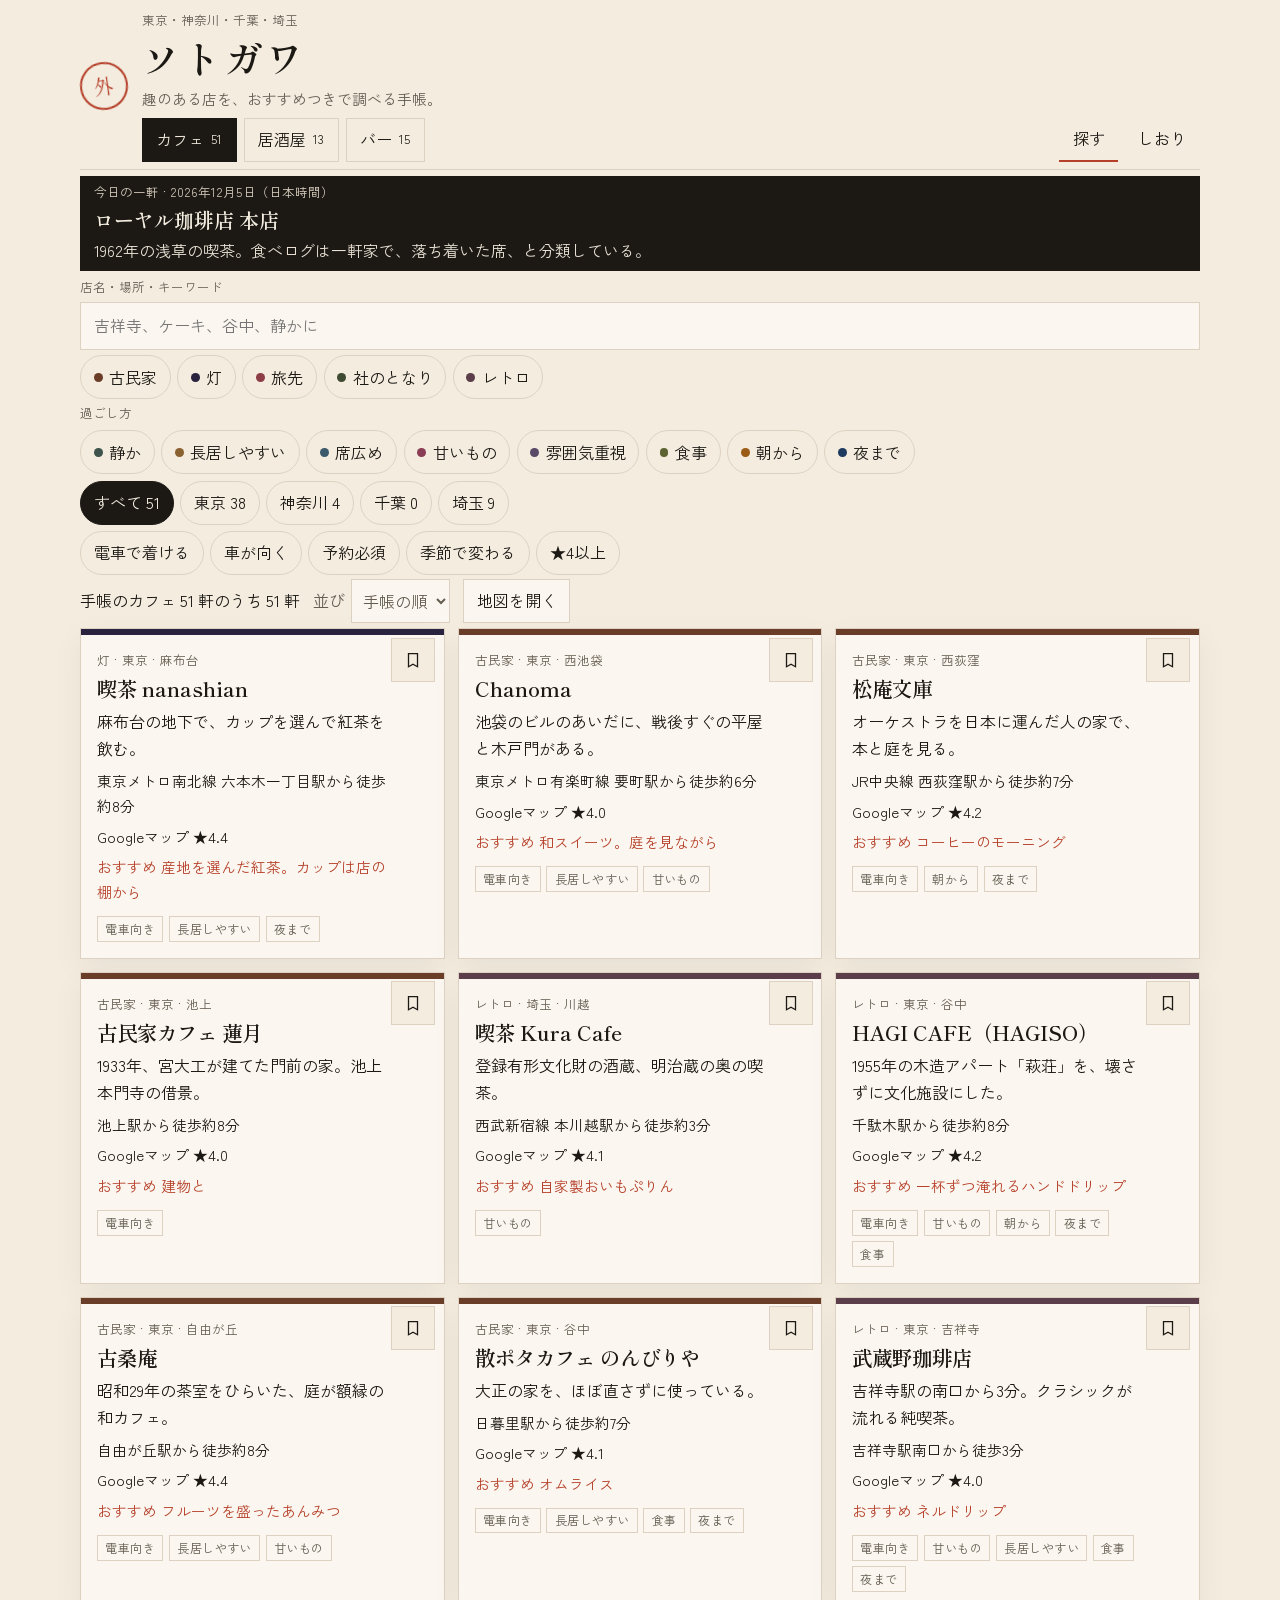
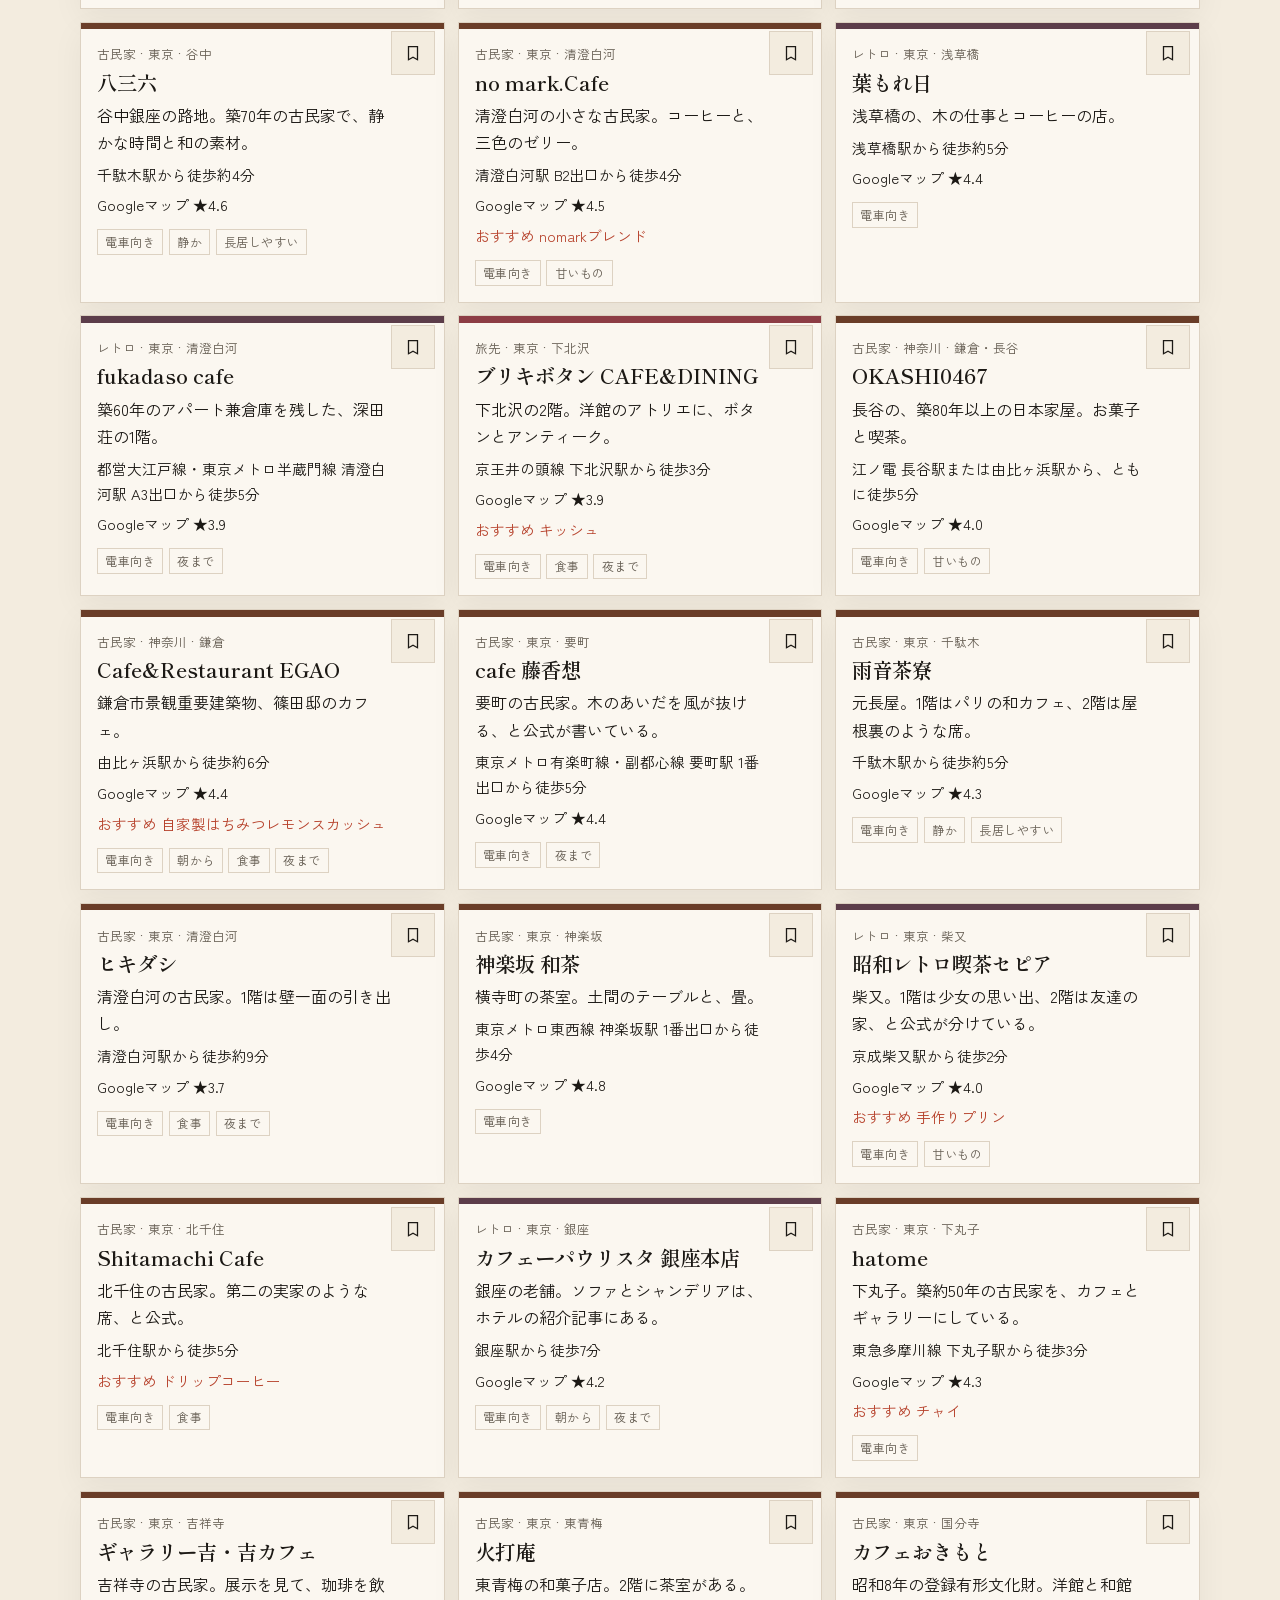
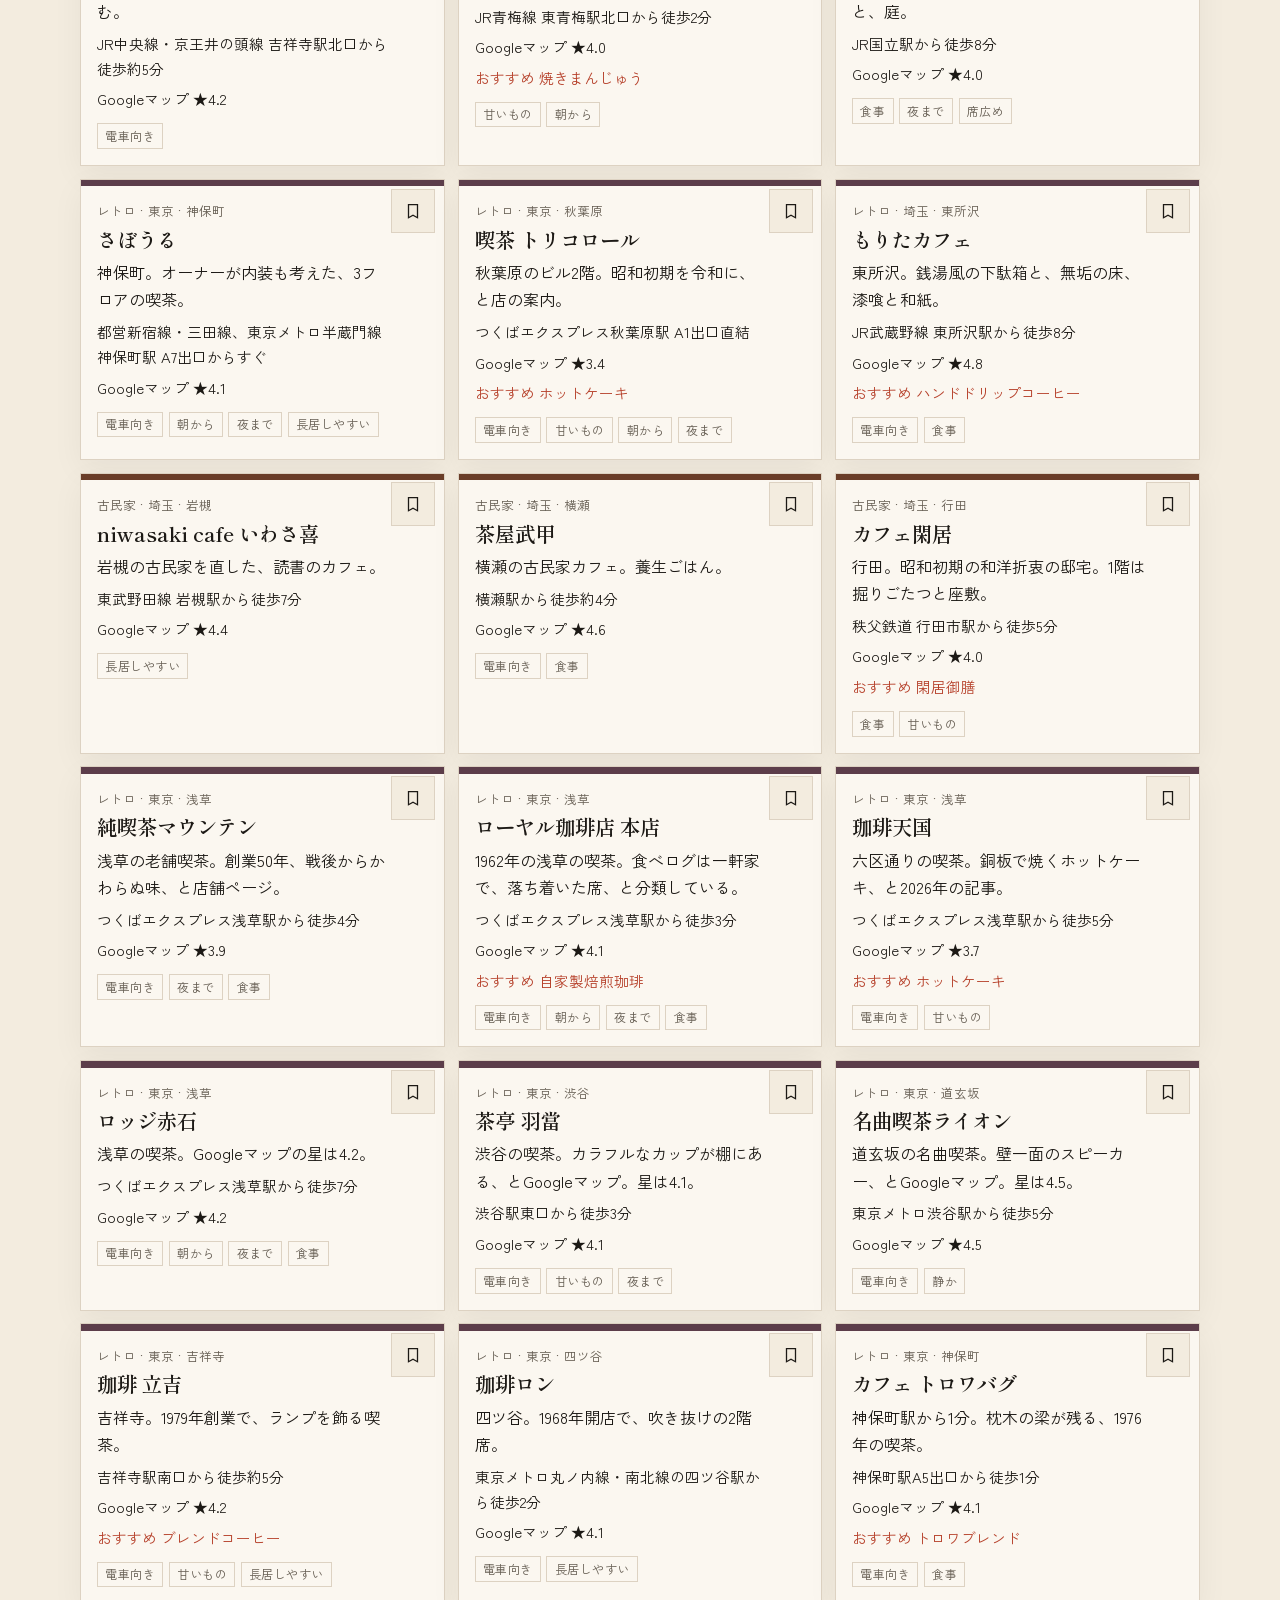
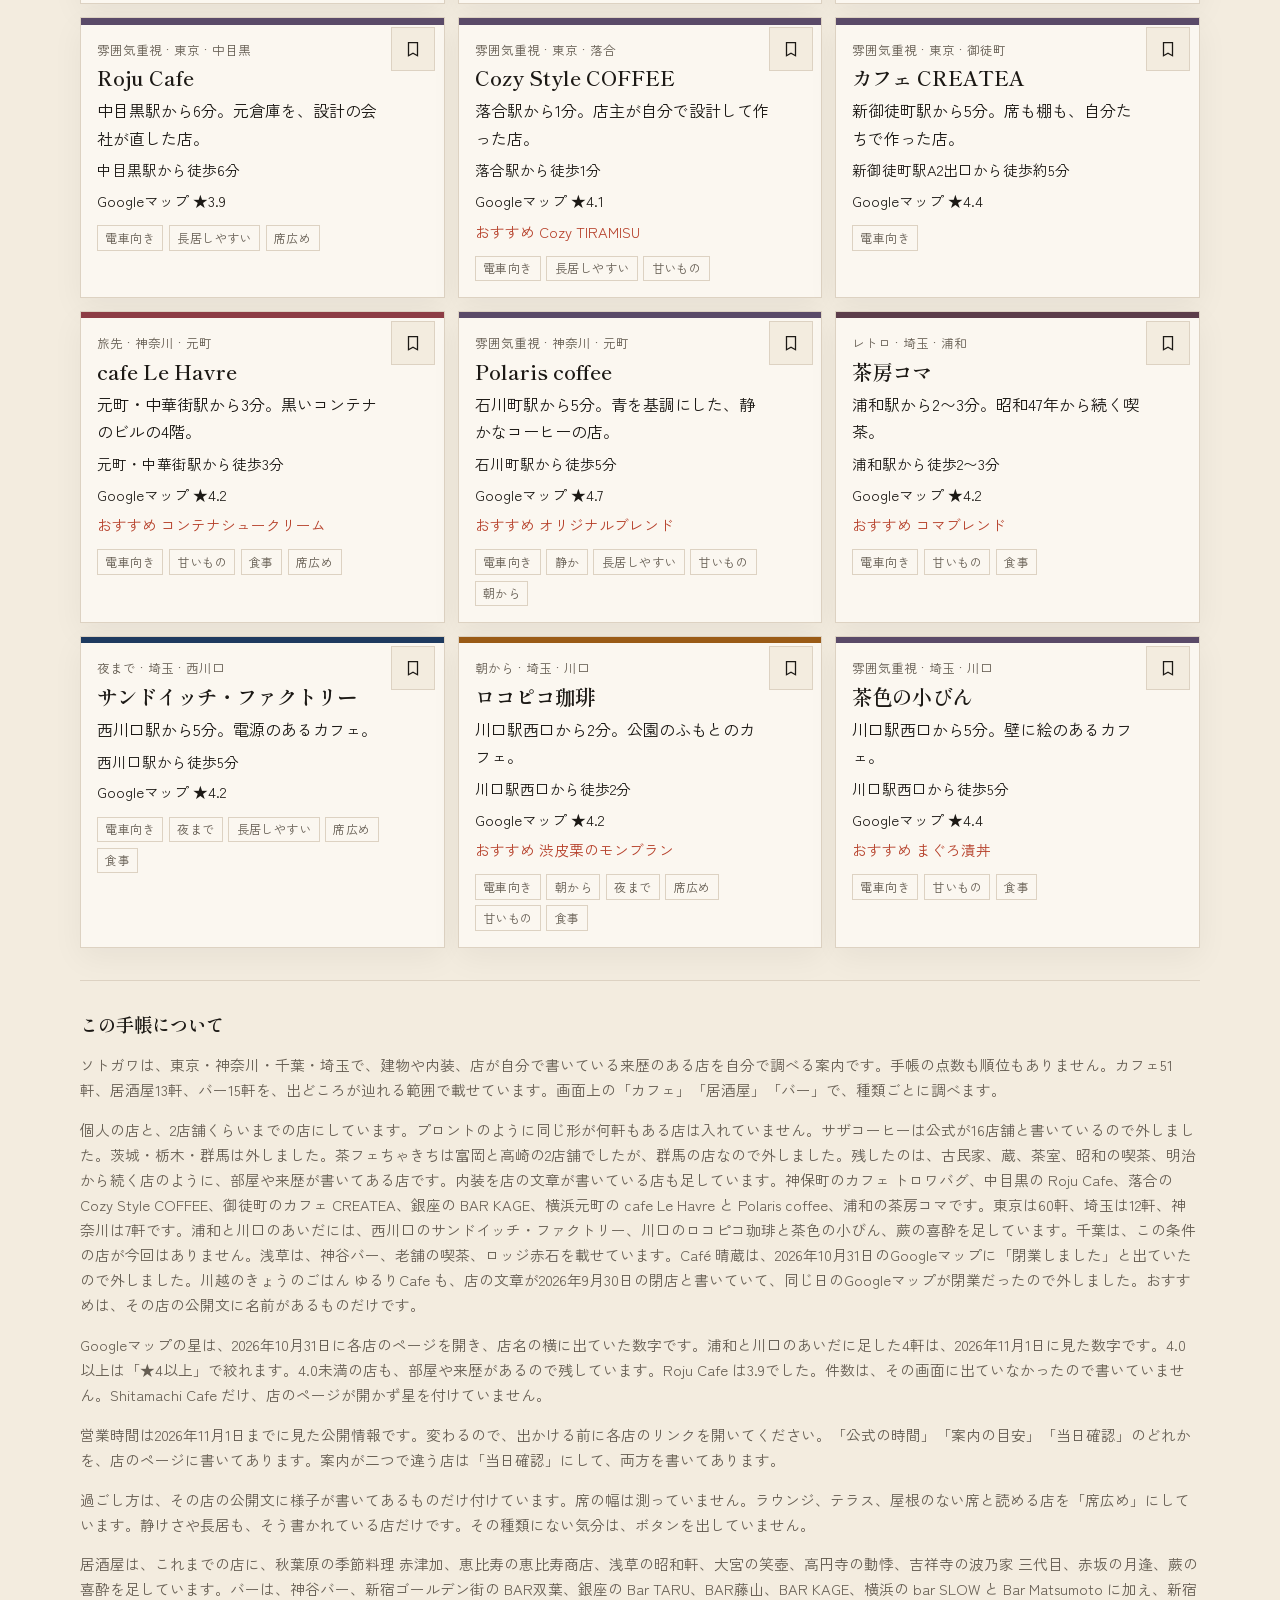
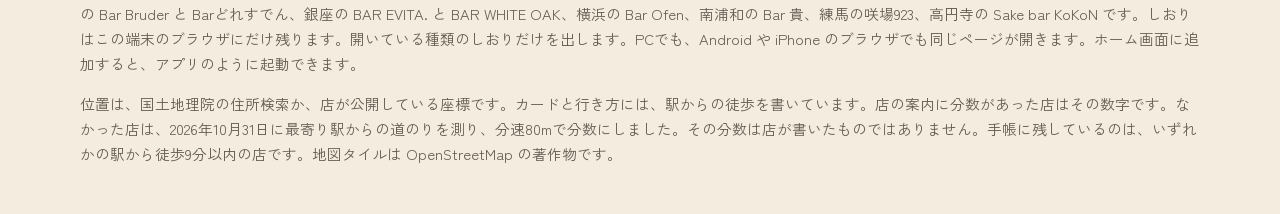
<file: index.html>
<!DOCTYPE html>
<html lang="ja">
<head>
  <meta charset="utf-8">
  <meta name="viewport" content="width=device-width, initial-scale=1, viewport-fit=cover">
  <title>ソトガワ — 東京・神奈川・千葉・埼玉の店</title>
  <meta name="description" content="東京・神奈川・千葉・埼玉で、部屋や来歴が公開文に書いてあるカフェ、居酒屋、バーを調べる手帳。おすすめは店の公開文にあるものだけ。PCでも、Android や iPhone のブラウザでも使えます。">
  <meta name="theme-color" content="#f3ecdf">
  <meta name="format-detection" content="telephone=no">
  <meta name="apple-mobile-web-app-capable" content="yes">
  <meta name="mobile-web-app-capable" content="yes">
  <meta name="apple-mobile-web-app-status-bar-style" content="default">
  <meta name="apple-mobile-web-app-title" content="ソトガワ">
  <link rel="manifest" href="manifest.webmanifest">
  <link rel="icon" href="icon.svg" type="image/svg+xml">
  <link rel="apple-touch-icon" href="icon.svg">
  <link rel="preconnect" href="https://fonts.googleapis.com">
  <link rel="preconnect" href="https://fonts.gstatic.com" crossorigin>
  <link href="https://fonts.googleapis.com/css2?family=Shippori+Mincho:wght@500;600;700&family=Zen+Kaku+Gothic+New:wght@400;500;700&display=swap" rel="stylesheet">
  <link rel="stylesheet" href="vendor/leaflet/leaflet.css">
  <link rel="stylesheet" href="css/style.css">
</head>
<body>
  <a class="skip" href="#list">一覧へ</a>
  <div class="app">
    <header class="mast">
      <div class="brand">
        <div class="seal" aria-hidden="true">外</div>
        <div>
          <p class="eyebrow">東京・神奈川・千葉・埼玉</p>
          <h1><a href="#/">ソトガワ</a></h1>
          <p class="tag">趣のある店を、おすすめつきで調べる手帳。</p>
          <div class="kinds" id="kinds" role="tablist" aria-label="店の種類"></div>
        </div>
      </div>
      <nav class="desktop-nav" aria-label="移動">
        <a href="#/" data-nav="browse">探す</a>
        <a href="#/shiori" data-nav="shiori">しおり <span class="count" data-shiori-count></span></a>
      </nav>
    </header>

    <div id="browse">
      <section class="today" id="today" aria-label="今日の一軒"></section>
      <section class="controls" aria-label="絞り込み">
        <label class="search">
          <span>店名・場所・キーワード</span>
          <input id="q" type="search" enterkeyhint="search" placeholder="吉祥寺、ケーキ、谷中、静かに" autocomplete="off">
        </label>
        <div class="scroller" id="moods" role="group" aria-label="場所の気分"></div>
        <p class="filter-label" id="visit-label">過ごし方</p>
        <div class="scroller" id="visits" role="group" aria-labelledby="visit-label"></div>
        <div class="scroller" id="prefs" role="group" aria-label="都県"></div>
        <div class="scroller" id="flags" role="group" aria-label="絞り込み"></div>
        <div class="resultbar">
          <p id="count" aria-live="polite"></p>
          <label>並び
            <select id="sort">
              <option value="guide">手帳の順</option>
              <option value="kana">名前</option>
              <option value="pref">都県</option>
            </select>
          </label>
          <button class="textbtn" type="button" id="map-toggle" aria-pressed="false">地図を開く</button>
          <button class="textbtn" type="button" id="reset" hidden>条件をクリア</button>
        </div>
      </section>
      <div id="map-wrap" class="map-wrap" hidden>
        <div id="map" role="region" aria-label="絞り込み中の店"></div>
        <p class="map-note">ピンは国土地理院の住所検索か、店が公開している座標です。番地まで取れない店は破線で、町の位置です。地図 © OpenStreetMap</p>
      </div>
      <div id="list"></div>
      <footer class="about">
        <h2>この手帳について</h2>
        <p>ソトガワは、東京・神奈川・千葉・埼玉で、建物や内装、店が自分で書いている来歴のある店を自分で調べる案内です。手帳の点数も順位もありません。カフェ51軒、居酒屋13軒、バー15軒を、出どころが辿れる範囲で載せています。画面上の「カフェ」「居酒屋」「バー」で、種類ごとに調べます。</p>
        <p>個人の店と、2店舗くらいまでの店にしています。プロントのように同じ形が何軒もある店は入れていません。サザコーヒーは公式が16店舗と書いているので外しました。茨城・栃木・群馬は外しました。茶フェちゃきちは富岡と高崎の2店舗でしたが、群馬の店なので外しました。残したのは、古民家、蔵、茶室、昭和の喫茶、明治から続く店のように、部屋や来歴が書いてある店です。内装を店の文章が書いている店も足しています。神保町のカフェ トロワバグ、中目黒の Roju Cafe、落合の Cozy Style COFFEE、御徒町のカフェ CREATEA、銀座の BAR KAGE、横浜元町の cafe Le Havre と Polaris coffee、浦和の茶房コマです。東京は60軒、埼玉は12軒、神奈川は7軒です。浦和と川口のあいだには、西川口のサンドイッチ・ファクトリー、川口のロコピコ珈琲と茶色の小びん、蕨の喜酔を足しています。千葉は、この条件の店が今回はありません。浅草は、神谷バー、老舗の喫茶、ロッジ赤石を載せています。Café 晴蔵は、2026年10月31日のGoogleマップに「閉業しました」と出ていたので外しました。川越のきょうのごはん ゆるりCafe も、店の文章が2026年9月30日の閉店と書いていて、同じ日のGoogleマップが閉業だったので外しました。おすすめは、その店の公開文に名前があるものだけです。</p>
        <p>Googleマップの星は、2026年10月31日に各店のページを開き、店名の横に出ていた数字です。浦和と川口のあいだに足した4軒は、2026年11月1日に見た数字です。4.0以上は「★4以上」で絞れます。4.0未満の店も、部屋や来歴があるので残しています。Roju Cafe は3.9でした。件数は、その画面に出ていなかったので書いていません。Shitamachi Cafe だけ、店のページが開かず星を付けていません。</p>
        <p>営業時間は2026年11月1日までに見た公開情報です。変わるので、出かける前に各店のリンクを開いてください。「公式の時間」「案内の目安」「当日確認」のどれかを、店のページに書いてあります。案内が二つで違う店は「当日確認」にして、両方を書いてあります。</p>
        <p>過ごし方は、その店の公開文に様子が書いてあるものだけ付けています。席の幅は測っていません。ラウンジ、テラス、屋根のない席と読める店を「席広め」にしています。静けさや長居も、そう書かれている店だけです。その種類にない気分は、ボタンを出していません。</p>
        <p>居酒屋は、これまでの店に、秋葉原の季節料理 赤津加、恵比寿の恵比寿商店、浅草の昭和軒、大宮の笑壺、高円寺の動悸、吉祥寺の波乃家 三代目、赤坂の月逢、蕨の喜酔を足しています。バーは、神谷バー、新宿ゴールデン街の BAR双葉、銀座の Bar TARU、BAR藤山、BAR KAGE、横浜の bar SLOW と Bar Matsumoto に加え、新宿の Bar Bruder と Barどれすでん、銀座の BAR EVITA. と BAR WHITE OAK、横浜の Bar Ofen、南浦和の Bar 貴、練馬の咲場923、高円寺の Sake bar KoKoN です。しおりはこの端末のブラウザにだけ残ります。開いている種類のしおりだけを出します。PCでも、Android や iPhone のブラウザでも同じページが開きます。ホーム画面に追加すると、アプリのように起動できます。</p>
        <p>位置は、国土地理院の住所検索か、店が公開している座標です。カードと行き方には、駅からの徒歩を書いています。店の案内に分数があった店はその数字です。なかった店は、2026年10月31日に最寄り駅からの道のりを測り、分速80mで分数にしました。その分数は店が書いたものではありません。手帳に残しているのは、いずれかの駅から徒歩9分以内の店です。地図タイルは OpenStreetMap の著作物です。</p>
      </footer>
    </div>

    <article id="detail" class="detail" hidden></article>
  </div>

  <nav class="tabbar" aria-label="移動">
    <div class="tab-kinds" id="tab-kinds" role="tablist" aria-label="店の種類"></div>
    <a href="#/shiori" data-nav="shiori">しおり <span class="count" data-shiori-count></span></a>
  </nav>

  <noscript>ソトガワは JavaScript で手帳をめくります。ブラウザの設定で有効にして、開き直してください。</noscript>
  <script src="vendor/leaflet/leaflet.js"></script>
  <script src="js/data.js"></script>
  <script src="js/app.js"></script>
</body>
</html>
</file>
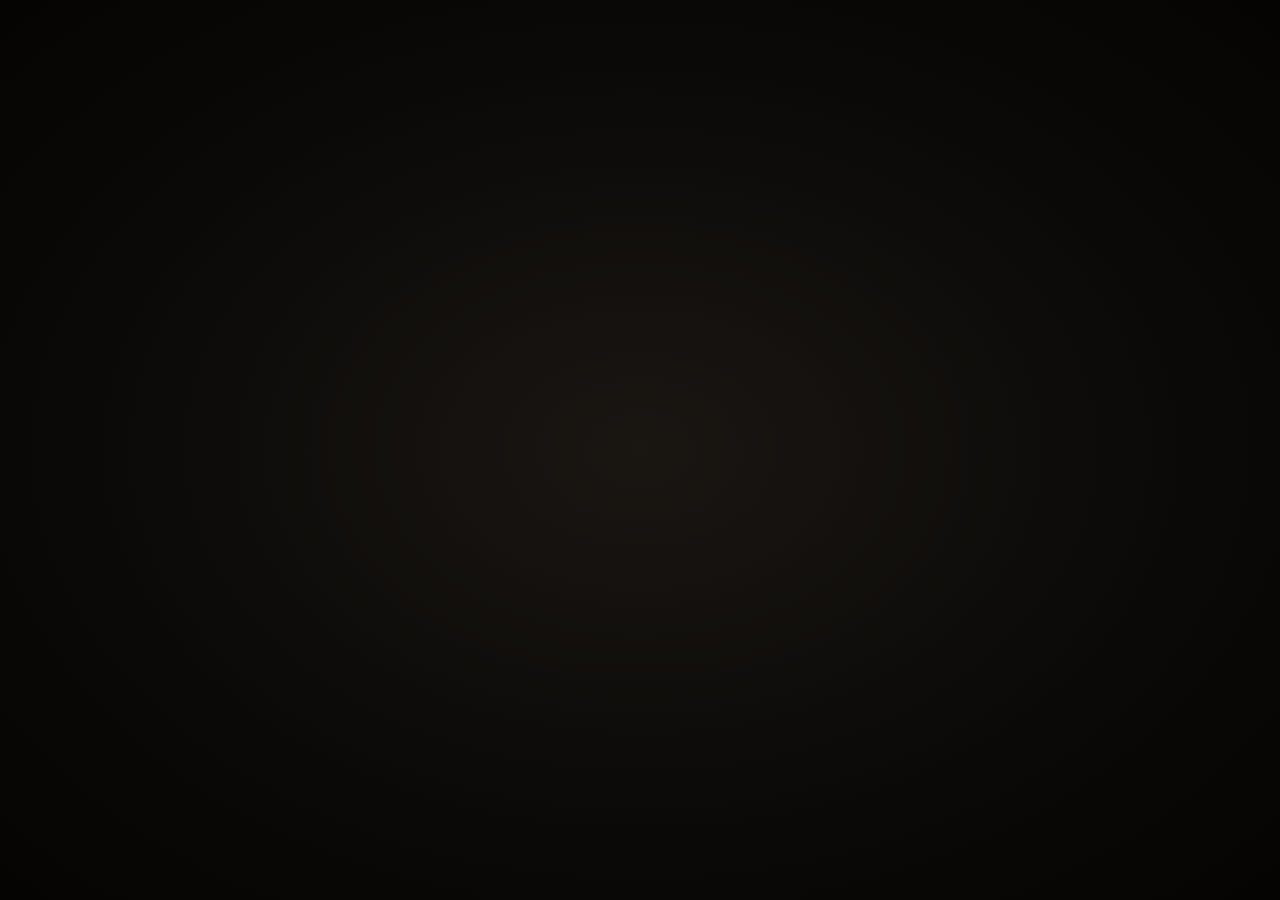
<file: docs/index.html>
<!DOCTYPE html>
<html lang="ja">
<head>
  <meta charset="UTF-8" />
  <meta name="viewport" content="width=device-width, initial-scale=1" />
  <title>絵画</title>
  <link rel="stylesheet" href="app.css" />
</head>
<body class="chrome-hidden">
  <div id="stage">
    <div class="layer" id="layer-a"></div>
    <div class="layer" id="layer-b"></div>
    <div id="hint">
      <span>F 全画面</span>
      <span>H 表示オンオフ</span>
      <span>I 解説</span>
      <span>A オート</span>
      <span>数字 分類</span>
      <span>← → 次</span>
      <span>スペース 停止</span>
    </div>
    <aside id="note" aria-live="polite">
      <div id="note-meta"></div>
      <h2 id="note-title"></h2>
      <p id="note-body"></p>
    </aside>
    <nav id="dock" aria-label="画家"></nav>
  </div>
  <script src="app.js"></script>
</body>
</html>
</file>
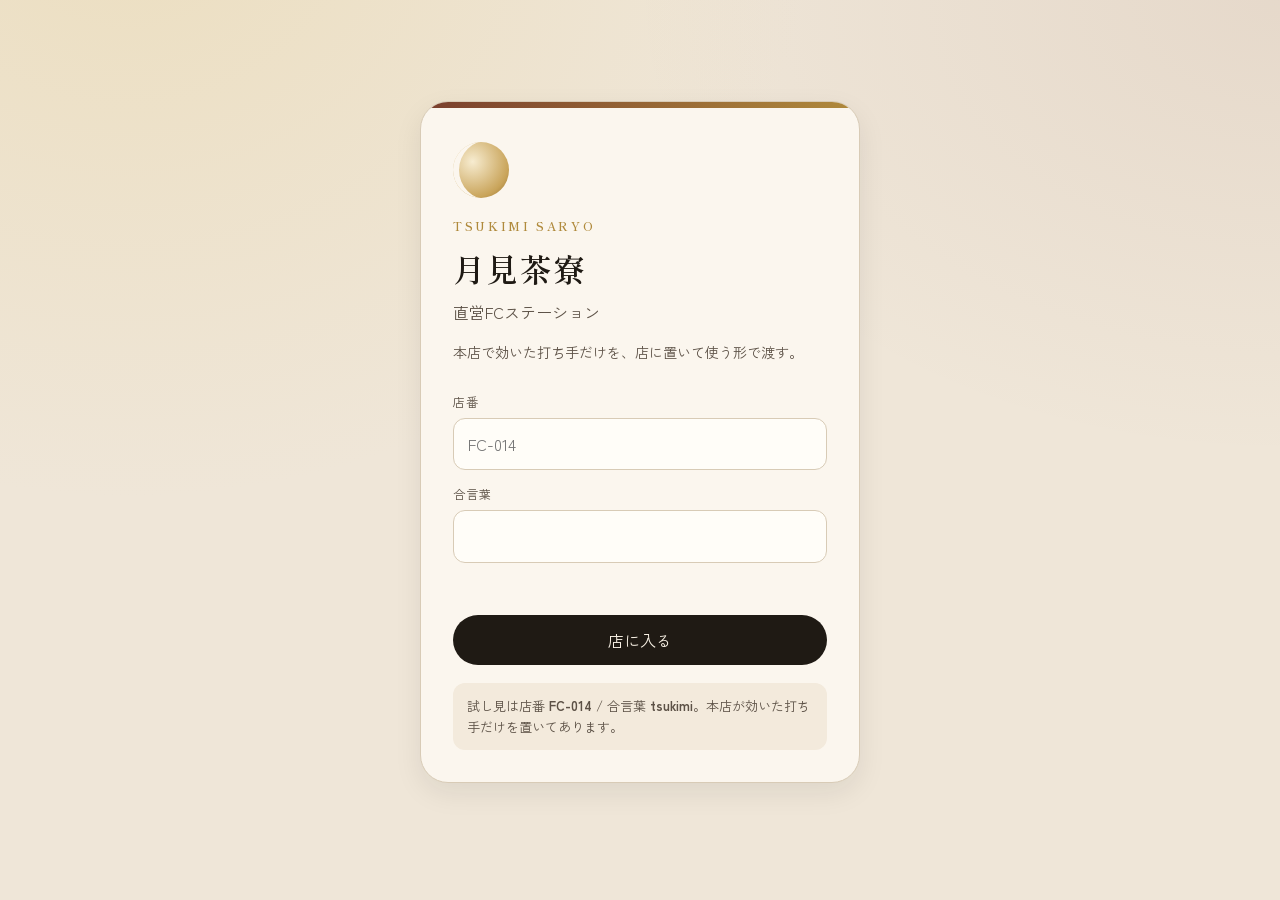
<file: fc-portal/index.html>
<!DOCTYPE html>
<html lang="ja">
  <head>
    <meta charset="utf-8" />
    <meta name="viewport" content="width=device-width, initial-scale=1, viewport-fit=cover" />
    <meta name="theme-color" content="#efe6d8" />
    <meta name="apple-mobile-web-app-capable" content="yes" />
    <meta name="description" content="月見茶寮の直営からFC店へ渡す、現場用ステーション。" />
    <title>月見茶寮 直営FCステーション</title>
    <link rel="preconnect" href="https://fonts.googleapis.com" />
    <link rel="preconnect" href="https://fonts.gstatic.com" crossorigin />
    <link
      href="https://fonts.googleapis.com/css2?family=Shippori+Mincho:wght@400;500;600;700&family=Zen+Kaku+Gothic+New:wght@400;500;700&display=swap"
      rel="stylesheet"
    />
    <link
      rel="icon"
      href="data:image/svg+xml,%3Csvg xmlns='http://www.w3.org/2000/svg' viewBox='0 0 64 64'%3E%3Crect fill='%231f1a14' width='64' height='64' rx='14'/%3E%3Ccircle cx='33' cy='31' r='16' fill='%23f3e6c4'/%3E%3Ccircle cx='40' cy='28' r='13' fill='%231f1a14'/%3E%3C/svg%3E"
    />
    <link rel="stylesheet" href="css/style.css" />
  </head>
  <body>
    <div id="app"></div>
    <script src="js/data.js"></script>
    <script src="js/app.js"></script>
  </body>
</html>
</file>
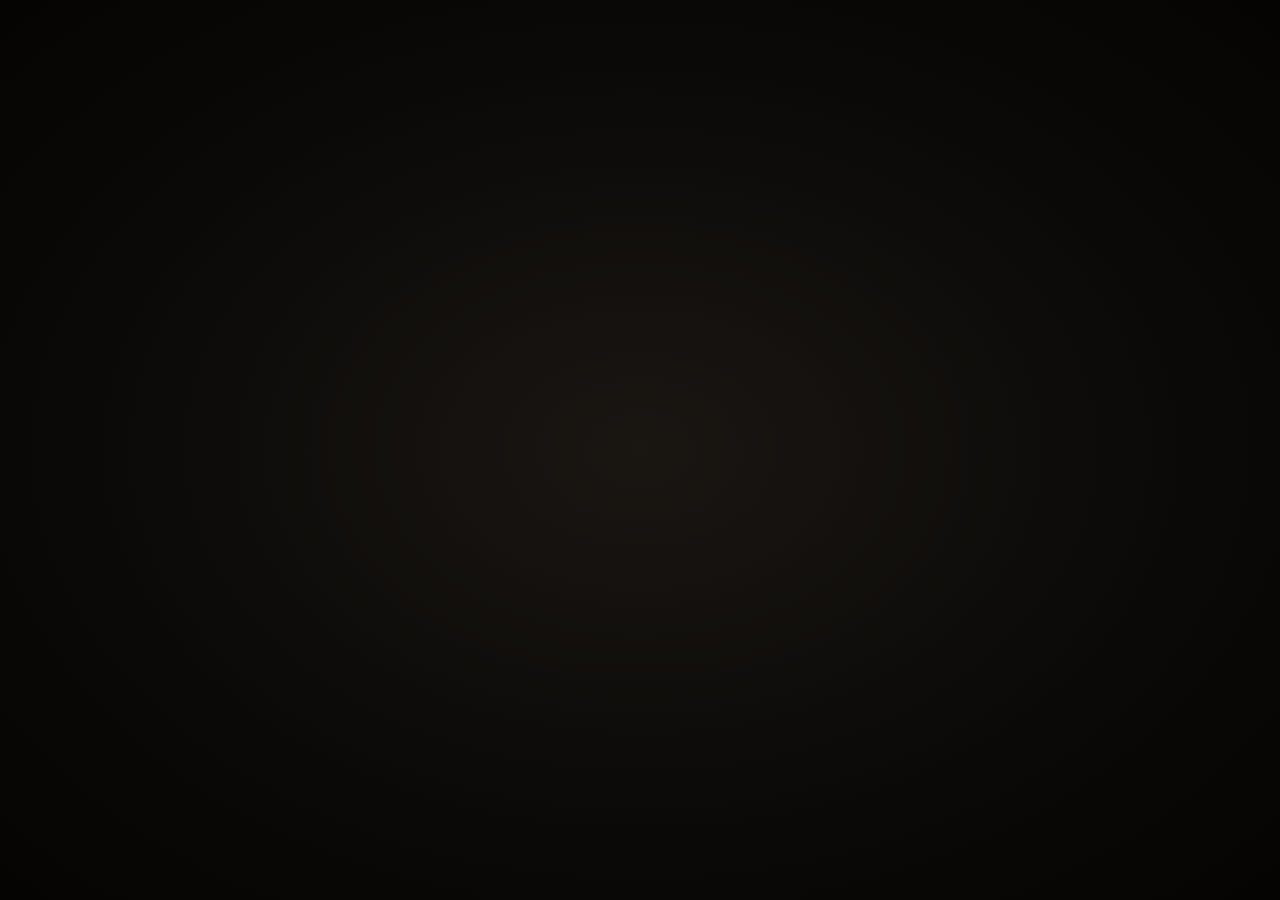
<file: scenery-window/gallery.html>
<!DOCTYPE html>
<html lang="ja">
<head>
  <meta charset="UTF-8" />
  <meta name="viewport" content="width=device-width, initial-scale=1" />
  <title>絵画</title>
  <style>
* { box-sizing: border-box; margin: 0; padding: 0; }

html, body, #stage {
  width: 100%;
  height: 100%;
  overflow: hidden;
  background:
    radial-gradient(ellipse at center, #1a1612 0%, #0a0908 62%, #050403 100%);
  color: #f4efe6;
  font-family: "Yu Gothic UI", "Hiragino Sans", "Noto Sans JP", sans-serif;
}

body.idle,
body.chrome-hidden { cursor: none; }

.layer {
  position: absolute;
  inset: 0;
  background: center / contain no-repeat;
  opacity: 0;
  transition: opacity 2.2s ease;
}

.layer.show { opacity: 1; }

#hint, #dock, #note {
  position: absolute;
  left: 50%;
  transform: translateX(-50%);
  opacity: 0;
  transition: opacity 0.35s ease;
  z-index: 5;
  pointer-events: none;
}

/* マウス時は操作ガイドと画家ボタンだけ。解説は I のときだけ */
body.show-ui:not(.chrome-hidden) #hint,
body.show-ui:not(.chrome-hidden) #dock { opacity: 1; }

body.show-note:not(.chrome-hidden) #note { opacity: 1; }

body.show-ui:not(.chrome-hidden) #dock,
body.show-note:not(.chrome-hidden) #note { pointer-events: auto; }

/* 解説表示中は画家ボタンを隠して重なりを防ぐ */
body.show-note:not(.chrome-hidden) #dock {
  opacity: 0;
  pointer-events: none;
}

#hint {
  top: 22px;
  display: flex;
  flex-wrap: wrap;
  justify-content: center;
  gap: 14px;
  max-width: 92vw;
  font-size: 12px;
  letter-spacing: 0.12em;
  color: rgba(255,255,255,0.72);
  text-shadow: 0 1px 8px rgba(0,0,0,0.7);
}

#note {
  bottom: 28px;
  width: min(680px, 92vw);
  max-height: 32vh;
  overflow: auto;
  padding: 12px 16px 10px;
  border-radius: 12px;
  background: rgba(8, 9, 11, 0.82);
  backdrop-filter: blur(12px);
  border: 1px solid rgba(255,255,255,0.1);
  text-shadow: 0 1px 6px rgba(0,0,0,0.55);
}

#note-meta {
  font-size: 11px;
  letter-spacing: 0.14em;
  color: rgba(255,255,255,0.55);
  margin-bottom: 6px;
}

#note-title {
  font-size: 16px;
  font-weight: 500;
  letter-spacing: 0.06em;
  line-height: 1.45;
  margin-bottom: 8px;
}

#note-body {
  font-size: 13px;
  line-height: 1.75;
  letter-spacing: 0.04em;
  color: rgba(244, 239, 230, 0.88);
}

body.paused #note-meta::after {
  content: "  ·  停止";
}

#dock {
  bottom: 18px;
  display: flex;
  flex-wrap: wrap;
  justify-content: center;
  gap: 6px;
  max-width: min(96vw, 1100px);
  padding: 8px;
  border-radius: 18px;
  background: rgba(8, 10, 14, 0.42);
  backdrop-filter: blur(10px);
  border: 1px solid rgba(255,255,255,0.12);
}

#dock button {
  appearance: none;
  border: 0;
  background: transparent;
  color: rgba(255,255,255,0.72);
  padding: 7px 12px;
  border-radius: 999px;
  cursor: pointer;
  font: inherit;
  font-size: 12px;
  letter-spacing: 0.08em;
}

#dock button.active,
#dock button:hover {
  background: rgba(255,255,255,0.16);
  color: #fff;
}

  </style>
</head>
<body class="chrome-hidden">
  <div id="stage">
    <div class="layer" id="layer-a"></div>
    <div class="layer" id="layer-b"></div>
    <div id="hint">
      <span>F 全画面</span>
      <span>H 表示オンオフ</span>
      <span>I 解説</span>
      <span>A オート</span>
      <span>数字 分類</span>
      <span>← → 次</span>
      <span>スペース 停止</span>
    </div>
    <aside id="note" aria-live="polite">
      <div id="note-meta"></div>
      <h2 id="note-title"></h2>
      <p id="note-body"></p>
    </aside>
    <nav id="dock" aria-label="画家"></nav>
  </div>
  <script>
const CATEGORIES = [
  { id: "all", label: "すべて" },
  { id: "painting", label: "絵画" },
  { id: "scenery", label: "景色" },
  { id: "craft", label: "工芸" },
  { id: "tokyo", label: "東京" },
  { id: "millet", label: "ミレー" },
  { id: "hammershoi", label: "ハンマースホイ" },
  { id: "gogh", label: "ゴッホ" },
  { id: "munch", label: "ムンク" },
  { id: "roussel", label: "ルーセル" },
  { id: "rousseau", label: "ルソー" },
  { id: "polenov", label: "ポレーノフ" },
  { id: "thaulow", label: "タウロウ" },
  { id: "friedrich", label: "フリードリヒ" },
  { id: "uhde", label: "ウーデ" },
  { id: "loiseau", label: "ロワゾー" },
];

const PAINTINGS = [
  {
    src: "https://commons.wikimedia.org/wiki/Special:FilePath/Jean-Fran%C3%A7ois%20Millet%20-%20Gleaners%20-%20Google%20Art%20Project%202.jpg?width=2000",
    artist: "ジャン＝フランソワ・ミレー",
    title: "落穂拾い",
    year: "1857",
    tags: ["painting", "millet"],
    note: "刈り入れ後の畑で、残った穂を拾う貧しい女たちを描いた。当時のサロンでは「危険な社会派」と非難されたが、ミレーは農民の労働そのものを尊厳ある主題だと考えていた。遠景の豊かな収穫と手前の労苦を対比させ、バルビゾン村での観察がそのまま画面になっている。",
  },
  {
    src: "https://commons.wikimedia.org/wiki/Special:FilePath/Jean-Fran%C3%A7ois%20Millet%20-%20The%20Angelus%20-%20Google%20Art%20Project.jpg?width=2000",
    artist: "ジャン＝フランソワ・ミレー",
    title: "晩鐘",
    year: "1857–59",
    tags: ["painting", "millet"],
    note: "畑仕事の合間に、教会の鐘に合わせて祈る夫婦。ミレー自身も農民の家に生まれ、信仰と労働が日常に溶け込む景色を知っていた。後年ナポレオン3世周辺が買い求めるほど人気になり、「フランスの田園の祈りの像」として広がった。",
  },
  {
    src: "https://commons.wikimedia.org/wiki/Special:FilePath/Jean-Fran%C3%A7ois%20Millet%20-%20The%20Sower%20-%20Google%20Art%20Project.jpg?width=2000",
    artist: "ジャン＝フランソワ・ミレー",
    title: "種まく人",
    year: "1850頃",
    tags: ["painting", "millet"],
    note: "大きな歩幅で種を撒く男は、ミレーがバルビゾンで繰り返し描いたモチーフ。夜明けか黄昏の斜光のなか、労働する身体そのものが英雄のように見える。ゴッホが後に何度も模写したことでも知られ、「種を蒔く人」は近代画家の象徴にもなった。",
  },
  {
    src: "https://commons.wikimedia.org/wiki/Special:FilePath/Vilhelm%20Hammershoi%20-%20Interieur%20mit%20Rueckenansicht%20einer%20Frau%20-%201903-1904%20-%20Randers%20Kunstmuseum.jpg?width=2000",
    artist: "ヴィルヘルム・ハンマースホイ",
    title: "背を向けた女性のいる室内",
    year: "1903–04",
    tags: ["painting", "hammershoi"],
    note: "コペンハーゲンの自宅で、妻イーダを後ろ姿だけで描いた一連の室内画のひとつ。顔を見せず、家具も最小限にし、灰色の静けさだけを残す。ハンマースホイは社交的な喧噪より、光と壁の関係に執着した人で、この絵はその「沈黙の部屋」の典型。",
  },
  {
    src: "https://commons.wikimedia.org/wiki/Special:FilePath/Vilhelm%20Hammersh%C3%B8i%20-%20A%20Room%20in%20the%20Artist%27s%20Home%20in%20Strandgade%2C%20Copenhagen%2C%20with%20the%20Artist%27s%20Wife%20-%20Google%20Art%20Project.jpg?width=2000",
    artist: "ヴィルヘルム・ハンマースホイ",
    title: "ストランゲーゼの部屋と妻",
    year: "1900頃",
    tags: ["painting", "hammershoi"],
    note: "キリストアンスンのストランゲーゼ30番地。ここで彼は数十点の室内を描き、同じドアや窓を光の条件だけ変えて観察した。妻はしばしば背を向け、物語を語らない。都市の騒音のすぐそばで、彼は「音のない写真のような絵」を求めていた。",
  },
  {
    src: "https://commons.wikimedia.org/wiki/Special:FilePath/Stue%20i%20Strandgade%20med%20solskin%20p%C3%A5%20gulvet.jpg?width=2000",
    artist: "ヴィルヘルム・ハンマースホイ",
    title: "床に陽光のある室内",
    year: "1901",
    tags: ["painting", "hammershoi"],
    note: "人物さえいない部屋に、窓からの光だけが落ちる。当初はテーブルも描かれていたが、最終的に光の形だけを残したという分析もある。ハンマースホイにとって室内は舞台装置ではなく、光そのものを測る装置だった。",
  },
  {
    src: "https://commons.wikimedia.org/wiki/Special:FilePath/Van%20Gogh%20-%20Starry%20Night%20-%20Google%20Art%20Project.jpg?width=2000",
    artist: "フィンセント・ファン・ゴッホ",
    title: "星月夜",
    year: "1889",
    tags: ["painting", "gogh"],
    note: "サン＝レミの精神病院に入院中、窓から見える夜と想像上の村を重ねて描いた。渦巻く空は観測というより内面の振動に近い。弟テオへの手紙では星を「死のあとでも行ける場所」のように語っており、不安と希望が同時に渦巻いている。",
  },
  {
    src: "https://commons.wikimedia.org/wiki/Special:FilePath/Vincent%20van%20Gogh%20-%20Wheatfield%20with%20crows%20-%20Google%20Art%20Project.jpg?width=2000",
    artist: "フィンセント・ファン・ゴッホ",
    title: "カラスのいる麦畑",
    year: "1890",
    tags: ["painting", "gogh"],
    note: "オーヴェール＝シュル＝オワーズ時代の末期。暗い空と麦畑、三本の道、飛び立つカラス。自殺直前の「絶望の絵」と長く語られたが、現在は制作順が必ずしも最期ではないとも考えられている。それでも、不安な天候と行き場のない道が、晩年の心の揺れを強く残す。",
  },
  {
    src: "https://commons.wikimedia.org/wiki/Special:FilePath/Vincent%20van%20Gogh%20-%20De%20slaapkamer%20-%20Google%20Art%20Project.jpg?width=2000",
    artist: "フィンセント・ファン・ゴッホ",
    title: "アルルの寝室",
    year: "1888",
    tags: ["painting", "gogh"],
    note: "南仏アルルの「黄色い家」で、自分の部屋を安らぐ場所として描いた。ゴーギャンを迎える直前で、共同生活への期待と緊張が同居していた時期。歪んだ遠近と原色の壁は、落ち着きを求めつつも落ち着ききれないゴッホの部屋そのもの。",
  },
  {
    src: "https://commons.wikimedia.org/wiki/Special:FilePath/Edvard%20Munch%20-%20The%20Girl%20by%20the%20Window%20-%202000.50%20-%20Art%20Institute%20of%20Chicago.jpg?width=2000",
    artist: "エドヴァルド・ムンク",
    title: "窓際の少女",
    year: "1893",
    tags: ["painting", "munch"],
    note: "暗い室内から窓の外を見る少女。ムンクは同年『叫び』も描いており、個人の不安を色と構図で表す「生・愛・死」の主題に入っていた。窓は外界との膜であり、彼女が見ているものは景色というより、夜の心理そのものに近い。",
  },
  {
    src: "https://commons.wikimedia.org/wiki/Special:FilePath/The%20Reading%20Girl%20%28Th%C3%A9odore%20Roussel%29-07251.jpg?width=2000",
    artist: "テオドール・ルーセル",
    title: "読書する少女",
    year: "1886–87",
    tags: ["painting", "roussel"],
    note: "フランス生まれでロンドンで活動したルーセルの代表作。等身大の裸婦が新聞を読むという組み合わせが、当時の展覧会で「下品な写実」と騒がれた。ホイッスラーの影響下にあり、スキャンダルのあと、彼はテムズの風景や版画へとしだいに移っていく。",
  },
  {
    src: "https://commons.wikimedia.org/wiki/Special:FilePath/The%20Forest%20in%20Winter%20at%20Sunset%20MET%20DP247630.jpg?width=2000",
    artist: "テオドール・ルソー",
    title: "日没の冬の森",
    year: "1846–67頃",
    tags: ["painting", "rousseau"],
    note: "バルビゾン派の中心人物。何年もかけて同じ森を見つめ、冬の日没の光を積み重ねた大作。サロンに認められにくかった時期、彼はフォンテーヌブローの自然そのものを「神聖な対象」として描き続けた。細部の木肌まで、観察の執念が残る。",
  },
  {
    src: "https://commons.wikimedia.org/wiki/Special:FilePath/Pierre-%C3%A9tienne-th%C3%A9odore%20rousseau%2C%20valle%20a%20tiffauge%2C%201837-44.jpg?width=2000",
    artist: "テオドール・ルソー",
    title: "ティフォージュの谷",
    year: "1837–44頃",
    tags: ["painting", "rousseau"],
    note: "若きルソーが地方の谷を写生し、アトリエで仕上げた風景。理想化されたイタリア風景ではなく、フランスの実在の土地の空気を描こうとする態度がここにある。後のバルビゾンでの活動の、いわば前触れのような絵。",
  },
  {
    src: "https://commons.wikimedia.org/wiki/Special:FilePath/Moscow%20Courtyard%20%28Polenov%2C%201878%29%20-%20Google%20Art%20Project.jpg?width=2000",
    artist: "ワシリー・ポレーノフ",
    title: "モスクワの中庭",
    year: "1878",
    tags: ["painting", "polenov"],
    note: "戦争画家としての期待を受けつつも、ポレーノフが選んだのは日常の中庭だった。子ども、洗濯物、教会の屋根。大きな歴史画ではなく「身近な幸福の断片」を描くことで、ロシア絵画に新しい親密さを持ち込んだ一枚。",
  },
  {
    src: "https://commons.wikimedia.org/wiki/Special:FilePath/Wassilij%20Dimitriewitsch%20Polenow%20004.jpg?width=2000",
    artist: "ワシリー・ポレーノフ",
    title: "草に覆われた池",
    year: "1879",
    tags: ["painting", "polenov"],
    note: "水面と草、木陰の静けさ。ポレーノフは戸外の光を好み、自然のなかに人の気配を小さく置くことが多い。ドラマを誇張せず、夏の午後の温度だけを残すような画面で、彼の温和な観察眼がよく出ている。",
  },
  {
    src: "https://commons.wikimedia.org/wiki/Special:FilePath/Frits%20Thaulow%20-%20Winter%20at%20the%20River%20Simoa%20-%20Google%20Art%20Project.jpg?width=2000",
    artist: "フリッツ・タウロウ",
    title: "シモア川の冬",
    year: "1883頃",
    tags: ["painting", "thaulow"],
    note: "ノルウェーの川の氷と反射を、ほとんど水面だけで構成した作品。タウロウはスケーエン派にも関わり、のちフランスでも川や雪の反射を得意とした。壮大な物語より、水が光を返す一瞬の物質感に執着した画家。",
  },
  {
    src: "https://commons.wikimedia.org/wiki/Special:FilePath/Frits%20Thaulow%20-%20The%20River%20in%20Winter.jpg?width=2000",
    artist: "フリッツ・タウロウ",
    title: "冬の川",
    year: "1890年代",
    tags: ["painting", "thaulow"],
    note: "雪と川岸、冷たい反射。印象派的な筆触で北欧やフランス北部の季節を描き、同時代の画家たちから「水の専門家」と評された。派手な事件のない風景に、季節の湿度だけを丁寧に残している。",
  },
  {
    src: "https://commons.wikimedia.org/wiki/Special:FilePath/Rue%20de%20Montreuil-sur-Mer%20-%20Frits%20Thaulow%20-%201892.jpg?width=2000",
    artist: "フリッツ・タウロウ",
    title: "モントルイユ＝シュル＝メールの通り",
    year: "1892",
    tags: ["painting", "thaulow"],
    note: "フランス北部の町並み。タウロウはノルウェーを離れ、フランスの古い街や運河を好んで描いた。人の気配は少なく、石壁と空の色温度が主役。旅先で見つけた「静かな通り」への愛着が感じられる。",
  },
  {
    src: "https://commons.wikimedia.org/wiki/Special:FilePath/Caspar%20David%20Friedrich%20-%20Wanderer%20above%20the%20sea%20of%20fog.jpg?width=2000",
    artist: "カスパー・ダーヴィト・フリードリヒ",
    title: "雲海の上の旅人",
    year: "1818頃",
    tags: ["painting", "friedrich"],
    note: "背を向けた旅人が霧の海を見つめる、ロマン主義の象徴的イメージ。フリードリヒは人間を風景より小さく置き、自然の崇高さと個人の孤独を同時に見せた。見る者は旅人の背中越しに、自分自身も雲海の縁に立たされる。",
  },
  {
    src: "https://commons.wikimedia.org/wiki/Special:FilePath/Klosterruine%20Eldena%20bei%20Greifswald%20%281824%29%20-%20Caspar%20David%20Friedrich%20%28Alte%20Nationalgalerie%2C%20Berlin%29.jpg?width=2000",
    artist: "カスパー・ダーヴィト・フリードリヒ",
    title: "オークの木立の中の修道院",
    year: "1809–10",
    tags: ["painting", "friedrich"],
    note: "廃墟の修道院と冬の木立、葬列のような人影。若き日に家族の死を経験したフリードリヒにとって、廃墟は単なる古跡ではなく、信仰と死の瞑想の場だった。寒色の空の下で、生の終わりと自然の永続が重なる。",
  },
  {
    src: "https://commons.wikimedia.org/wiki/Special:FilePath/Fritz%20von%20Uhde%20-%20Das%20Tischgebet%20-%20Google%20Art%20Project.jpg?width=2000",
    artist: "フリッツ・フォン・ウーデ",
    title: "食前の祈り",
    year: "1885",
    tags: ["painting", "uhde"],
    note: "貧しい食卓で手を合わせる家族。ウーデは聖書の場面を当代の庶民の生活に移し替えることで知られる。ここでも聖なる出来事ではなく、日常の祈りの瞬間を描き、宗教画を「今の部屋」へ降ろした。",
  },
  {
    src: "https://commons.wikimedia.org/wiki/Special:FilePath/Gustave%20Loiseau%2C%20The%20Village%2C%201912.jpg?width=2000",
    artist: "ギュスターヴ・ロワゾー",
    title: "村",
    year: "1912",
    tags: ["painting", "loiseau"],
    note: "ポスト印象派のロワゾーは、セーヌやノルマンディーの町を格子状の筆触で描いた。有名画家の影に隠れがちだが、霧・雪・村道といった地味な主題を反復し、季節の空気を織物のように積み重ねる画家だった。",
  },
  {
    src: "https://commons.wikimedia.org/wiki/Special:FilePath/Barberini%20August%202023-Gustave%20Loiseau%20-%20Raureif%20in%20Pontoise%2C%201906%20-%20Sammlung%20Hasso%20Plattner.jpg?width=2000",
    artist: "ギュスターヴ・ロワゾー",
    title: "ポントワーズの霧氷",
    year: "1906",
    tags: ["painting", "loiseau"],
    note: "冬のポントワーズ。木々の霧氷と冷たい光を、細かい十字の筆触で輝かせている。ロワゾーは劇的な事件より気象の変化を好み、同じ場所を季節ごとに描き直した。静かな町が、冬だけ別の物質に見える瞬間。",
  },
  {
    src: "https://commons.wikimedia.org/wiki/Special:FilePath/Barberini%20August%202023-Gustave%20Loiseau%20-%20Der%20Strand%20von%20F%C3%A9camp%2C%201910%20-%20Sammlung%20Hasso%20Plattner.jpg?width=2000",
    artist: "ギュスターヴ・ロワゾー",
    title: "フェカンの海岸",
    year: "1910",
    tags: ["painting", "loiseau"],
    note: "ノルマンディーのフェカン。崖と海、風のある空。彼はポン＝タヴァン周辺でも制作したが、ゴーギャンの様式には染まらず、印象派的な光の記録を守り続けた。旅行先の海岸でも、主題はあくまで天候と土地の肌触り。",
  },
  {
    src: "https://commons.wikimedia.org/wiki/Special:FilePath/Mount%20Fuji%20%40%20Lake%20Kawaguchiko%20%2810862992324%29.jpg?width=2000",
    artist: "写真",
    title: "河口湖と富士山",
    year: "現代",
    tags: ["scenery"],
    note: "山梨・河口湖から望む富士。湖面と山体の対称に近い構図は、江戸以来の「名所絵」でも繰り返し描かれた景観の、写真版ともいえる。晴天の稜線が、日本の風景イメージの核になっている。",
  },
  {
    src: "https://commons.wikimedia.org/wiki/Special:FilePath/Lake%20Kawaguchiko%20Sakura%20Mount%20Fuji%204.JPG?width=2000",
    artist: "写真",
    title: "桜と富士・河口湖",
    year: "現代",
    tags: ["scenery"],
    note: "春の桜と富士の組み合わせは、観光写真の定番でありながら、季節の重なりを一目で示す日本的な時間感覚でもある。花の短さと山の永続が、同じ画面に同居している。",
  },
  {
    src: "https://commons.wikimedia.org/wiki/Special:FilePath/131109%20Kenrokuen%20Kanazawa%20Ishikawa%20pref%20Japan01s3.jpg?width=2000",
    artist: "写真",
    title: "兼六園",
    year: "現代",
    tags: ["scenery"],
    note: "金沢の代表的な大名庭園。「兼六」は宏大・幽邃・人力・蒼古・水泉・眺望の六勝を兼ねるという意味。庭そのものが展示物であり、歩きながら景色が変わるよう設計されている。",
  },
  {
    src: "https://commons.wikimedia.org/wiki/Special:FilePath/Kiyomizu-dera%2C%20Kyoto%2C%20November%202016%20-01.jpg?width=2000",
    artist: "写真",
    title: "清水寺（秋）",
    year: "現代",
    tags: ["scenery"],
    note: "京都・清水寺の秋。舞台造りの建築と紅葉が重なり、参詣の場所であると同時に景観の装置にもなっている。写真は、観光客の視点がそのまま「名所」を更新し続ける例でもある。",
  },
  {
    src: "https://commons.wikimedia.org/wiki/Special:FilePath/Saih%C5%8D-ji%20%28Nishikyo%20Kyoto%29%20hdsr%20Garden%20S5%2091.jpg?width=2000",
    artist: "写真",
    title: "西芳寺（苔寺）の庭",
    year: "現代",
    tags: ["scenery"],
    note: "京都・西芳寺は通称「苔寺」。室町期にさかのぼる庭が、厚い苔の地表に覆われ、緑の質感そのものが主役になる。予約制の静けさも、庭を「見る体験」として際立たせている。",
  },
  {
    src: "https://commons.wikimedia.org/wiki/Special:FilePath/Jomon%20Vessel%20with%20Flame-like%20Ornamentation%2C%20attributed%20provenance%20Umataka%2C%20Nagaoka-shi%2C%20Niigata%2C%20Jomon%20period%2C%203000-2000%20BC%20-%20Tokyo%20National%20Museum%20-%20DSC05620.JPG?width=2000",
    artist: "縄文時代（東京国立博物館）",
    title: "火焔型土器",
    year: "前3000–2000年頃",
    tags: ["craft"],
    note: "新潟・馬高出土とされる火焔型土器。煮炊きの道具でありながら、炎のような突起が過剰なほど装飾的で、実用と造形が分かちがたい。博物館では「日本列島の造形の原点」として語られることが多い。",
  },
  {
    src: "https://commons.wikimedia.org/wiki/Special:FilePath/Large%20dish%20with%20camellia%20design%2C%20Imari%20ware%2C%20Edo%20period%2C%201600s%20AD%2C%20porcelain%2C%20overglaze%20enamel%20-%20Tokyo%20National%20Museum%20-%20Tokyo%2C%20Japan%20-%20DSC09464.jpg?width=2000",
    artist: "伊万里（東京国立博物館）",
    title: "椿文大皿",
    year: "17世紀",
    tags: ["craft"],
    note: "江戸前期の伊万里焼。磁器の白地に色絵の椿。肥前の窯で生まれた磁器は国内だけでなく海外へも渡り、「日本のやきもの」の顔になった。博物館のガラスケースのなかでも、食器であると同時に絵画的な面を持つ。",
  },
  {
    src: "https://commons.wikimedia.org/wiki/Special:FilePath/Tebako%20%28cosmetic%20box%29%20in%20wisteria%20and%20peony%20design%2C%20by%20Kawanobe%20Iccho%20%281830-1910%29%2C%20Japan%2C%20dated%201892%2C%20World%27s%20Columbian%20Exposition%2C%20Chicago%2C%20maki-e%20lacquer%20-%20Tokyo%20National%20Museum%20-%20Tokyo%2C%20Japan%20-%20DSC09249.jpg?width=2000",
    artist: "川之辺一朝（東京国立博物館）",
    title: "藤牡丹蒔絵手箱",
    year: "1892",
    tags: ["craft"],
    note: "明治の蒔絵師・川之辺一朝による手箱。シカゴ万博出品作で、漆と金粉の技術を「日本の工芸」として海外に示した時代の品。化粧箱という私的な道具が、国家の展示物にもなった。",
  },
  {
    src: "https://commons.wikimedia.org/wiki/Special:FilePath/Blade%20for%20a%20Sword%20%28Katana%29%20MET%20DP368606.jpg?width=2000",
    artist: "刀工（メトロポリタン美術館）",
    title: "刀（かたな）",
    year: "江戸時代など",
    tags: ["craft"],
    note: "刀身の曲線と地鉄の肌。武器であると同時に、鍛えと研ぎの技術の結晶として美術品の扱いを受ける。博物館では刃文や銘が読まれ、機能美と鑑賞美が交差する展示の典型。",
  },
  {
    src: "https://commons.wikimedia.org/wiki/Special:FilePath/Rikugien%20Garden%20%289237965732%29.jpg?width=2000",
    artist: "写真",
    title: "六義園",
    year: "現代",
    tags: ["tokyo", "scenery"],
    note: "文京区の大名庭園。和歌の浦などを模した回遊式庭園で、都心にありながら借景と築山で奥行きをつくる。紅葉の時期は特に知られ、「東京のなかの別世界」として親しまれる。",
  },
  {
    src: "https://commons.wikimedia.org/wiki/Special:FilePath/Senso-ji%20Temple%20%40%20Asakusa%20%2813824525803%29.jpg?width=2000",
    artist: "写真",
    title: "浅草寺",
    year: "現代",
    tags: ["tokyo"],
    note: "浅草・浅草寺。雷門から仲見世、本堂へと続く参道は、信仰と繁華が重なる東京の顔のひとつ。建築と人の流れそのものが、都市の「見せ場」になっている。",
  },
  {
    src: "https://commons.wikimedia.org/wiki/Special:FilePath/Meiji-jingu-pathway.jpg?width=2000",
    artist: "写真",
    title: "明治神宮の参道",
    year: "現代",
    tags: ["tokyo", "scenery"],
    note: "原宿・明治神宮。都心のすぐそばに広がる人工の杜と砂利の参道。近代化のなかでつくられた杜が、いまは「自然」として歩かれる逆説も含め、東京の緑の象徴になっている。",
  },
  {
    src: "https://commons.wikimedia.org/wiki/Special:FilePath/Tokyo%20Station-5.jpg?width=2000",
    artist: "写真",
    title: "東京駅丸の内駅舎",
    year: "現代",
    tags: ["tokyo"],
    note: "東京駅丸の内口の煉瓦駅舎。大正期の姿を復元した外観は、ビジネス街の玄関であり記念建造物でもある。鉄道のハブが、都市の景観遺産として撮られるようになった例。",
  },
  {
    src: "https://commons.wikimedia.org/wiki/Special:FilePath/Tokio%20Hamarikyu-Garten-20091017-RM-141110.jpg?width=2000",
    artist: "写真",
    title: "浜離宮恩賜庭園",
    year: "現代",
    tags: ["tokyo", "scenery"],
    note: "中央区の浜離宮。潮入の池を持つ旧将軍家の庭で、背後に高層ビルが見える対比が今の見どころ。江戸の庭園技術と、現代東京のスカイラインが同じ視界に入る。",
  },
  {
    src: "https://commons.wikimedia.org/wiki/Special:FilePath/Nezu%20Museum%20Garden%20view%20201805.jpg?width=2000",
    artist: "写真",
    title: "根津美術館の庭",
    year: "現代",
    tags: ["tokyo", "scenery"],
    note: "青山・根津美術館の庭園。東洋古美術の収集で知られる館の、屋外展示ともいえる空間。池と木立が、美術館そのものを「見る場所」から「居る場所」へ広げている。",
  },
  {
    src: "https://commons.wikimedia.org/wiki/Special:FilePath/Cherry%20blossoms%20in%20Tokyo%2C%20beside%20the%20moat%20of%20the%20Imperial%20Palace.jpg?width=2000",
    artist: "写真",
    title: "皇居外苑の堀と桜",
    year: "現代",
    tags: ["tokyo", "scenery"],
    note: "皇居周辺の堀と桜。政治の中枢の外縁が、花見の場所としても開かれている。水面に映る花と石垣は、都心部で繰り返し撮られる春の景のひとつ。",
  }
];

const HOLD_MS = 45_000;
const layerA = document.getElementById("layer-a");
const layerB = document.getElementById("layer-b");
const noteMeta = document.getElementById("note-meta");
const noteTitle = document.getElementById("note-title");
const noteBody = document.getElementById("note-body");
const dock = document.getElementById("dock");

CATEGORIES.forEach((cat, i) => {
  const btn = document.createElement("button");
  btn.dataset.cat = cat.id;
  btn.textContent = i === 0 ? cat.label : `${i} ${cat.label}`;
  if (i === 0) btn.classList.add("active");
  dock.appendChild(btn);
});

const buttons = [...dock.querySelectorAll("button")];

let category = "all";
let queue = [];
let index = 0;
let usingA = true;
let paused = false;
let autoPlay = true;
let notePinned = false;
let chromeHidden = true;
let timer = 0;
let hideUiTimer = 0;

function categoryLabel(id) {
  return CATEGORIES.find((c) => c.id === id)?.label ?? id;
}

function paintingsIn(cat) {
  if (cat === "all") return PAINTINGS;
  return PAINTINGS.filter((p) => p.tags.includes(cat));
}

function currentLayer() {
  return usingA ? layerA : layerB;
}

function otherLayer() {
  return usingA ? layerB : layerA;
}

function setNote() {
  const cat = categoryLabel(category);
  const work = queue[index];
  if (!work) {
    noteMeta.textContent = cat;
    noteTitle.textContent = "";
    noteBody.textContent = "";
    return;
  }
  noteMeta.textContent = `${work.artist}　${work.year}　${index + 1}/${queue.length}${autoPlay && !paused ? "　AUTO" : ""}`;
  noteTitle.textContent = `『${work.title}』`;
  noteBody.textContent = work.note;
}

function preload(src) {
  const img = new Image();
  img.src = src;
}

function showPainting(nextIndex, { resetTimer = true } = {}) {
  if (!queue.length) return;
  index = (nextIndex + queue.length) % queue.length;
  const painting = queue[index];
  const next = otherLayer();
  const prev = currentLayer();

  next.style.backgroundImage = `url("${painting.src}")`;
  next.classList.add("show");
  prev.classList.remove("show");
  usingA = !usingA;
  setNote();
  preload(queue[(index + 1) % queue.length].src);
  if (resetTimer) restartTimer();
}

function setCategory(nextCat) {
  category = nextCat;
  queue = paintingsIn(category);
  buttons.forEach((btn) => btn.classList.toggle("active", btn.dataset.cat === category));
  index = 0;
  usingA = true;
  layerA.classList.remove("show");
  layerB.classList.remove("show");
  if (!queue.length) {
    setNote();
    return;
  }
  layerA.style.backgroundImage = `url("${queue[0].src}")`;
  layerA.classList.add("show");
  setNote();
  preload(queue[1 % queue.length]?.src ?? queue[0].src);
  restartTimer();
}

function restartTimer() {
  clearInterval(timer);
  if (!autoPlay || paused || queue.length < 2) return;
  timer = setInterval(() => showPainting(index + 1), HOLD_MS);
}

function togglePause() {
  paused = !paused;
  document.body.classList.toggle("paused", paused);
  setNote();
  if (paused) clearInterval(timer);
  else restartTimer();
}

function toggleAuto() {
  autoPlay = !autoPlay;
  if (!autoPlay) {
    clearInterval(timer);
  } else if (!paused) {
    restartTimer();
  }
  setNote();
}

function toggleNotePin() {
  if (chromeHidden) {
    chromeHidden = false;
    document.body.classList.remove("chrome-hidden");
  }
  notePinned = !notePinned;
  document.body.classList.toggle("show-note", notePinned);
  if (notePinned) {
    document.body.classList.remove("show-ui");
  } else {
    revealUi();
  }
}

function toggleChrome() {
  chromeHidden = !chromeHidden;
  document.body.classList.toggle("chrome-hidden", chromeHidden);
  if (chromeHidden) {
    notePinned = false;
    document.body.classList.remove("show-note", "show-ui");
    document.body.classList.add("idle");
    clearTimeout(hideUiTimer);
  } else {
    revealUi(true);
  }
}

async function goFullscreen() {
  if (!document.fullscreenElement) {
    try {
      await document.documentElement.requestFullscreen();
    } catch {
      /* browser may require a later keypress */
    }
  }
}

function revealUi(keepLonger = false) {
  if (chromeHidden) return;
  document.body.classList.add("show-ui");
  document.body.classList.remove("idle");
  clearTimeout(hideUiTimer);
  const ms = keepLonger ? 10000 : 4500;
  hideUiTimer = setTimeout(() => {
    document.body.classList.remove("show-ui");
    if (!notePinned) document.body.classList.add("idle");
  }, ms);
}

buttons.forEach((btn) => {
  btn.addEventListener("click", () => setCategory(btn.dataset.cat));
});

document.addEventListener("mousemove", () => revealUi());
document.addEventListener("click", () => {
  if (chromeHidden) return;
  revealUi();
});

document.addEventListener("keydown", (event) => {
  const key = event.key;
  if (key === "h" || key === "H") {
    toggleChrome();
    return;
  }
  if (key === "i" || key === "I") {
    toggleNotePin();
    return;
  }
  if (key === "a" || key === "A") {
    toggleAuto();
    return;
  }
  if (!chromeHidden) revealUi(key === " ");
  if (key === "f" || key === "F") goFullscreen();
  if (key === "Escape" && document.fullscreenElement) document.exitFullscreen();
  if (key === " ") {
    event.preventDefault();
    togglePause();
  }
  if (key === "ArrowRight") showPainting(index + 1);
  if (key === "ArrowLeft") showPainting(index - 1);
  if (/^[0-9]$/.test(key)) {
    const n = Number(key);
    if (n < CATEGORIES.length) setCategory(CATEGORIES[n].id);
  }
});

setCategory("all");
setTimeout(goFullscreen, 400);

  </script>
</body>
</html>
</file>
<file: vendor/leaflet/leaflet.css>
/* required styles */

.leaflet-pane,
.leaflet-tile,
.leaflet-marker-icon,
.leaflet-marker-shadow,
.leaflet-tile-container,
.leaflet-pane > svg,
.leaflet-pane > canvas,
.leaflet-zoom-box,
.leaflet-image-layer,
.leaflet-layer {
	position: absolute;
	left: 0;
	top: 0;
	}
.leaflet-container {
	overflow: hidden;
	}
.leaflet-tile,
.leaflet-marker-icon,
.leaflet-marker-shadow {
	-webkit-user-select: none;
	   -moz-user-select: none;
	        user-select: none;
	  -webkit-user-drag: none;
	}
/* Prevents IE11 from highlighting tiles in blue */
.leaflet-tile::selection {
	background: transparent;
}
/* Safari renders non-retina tile on retina better with this, but Chrome is worse */
.leaflet-safari .leaflet-tile {
	image-rendering: -webkit-optimize-contrast;
	}
/* hack that prevents hw layers "stretching" when loading new tiles */
.leaflet-safari .leaflet-tile-container {
	width: 1600px;
	height: 1600px;
	-webkit-transform-origin: 0 0;
	}
.leaflet-marker-icon,
.leaflet-marker-shadow {
	display: block;
	}
/* .leaflet-container svg: reset svg max-width decleration shipped in Joomla! (joomla.org) 3.x */
/* .leaflet-container img: map is broken in FF if you have max-width: 100% on tiles */
.leaflet-container .leaflet-overlay-pane svg {
	max-width: none !important;
	max-height: none !important;
	}
.leaflet-container .leaflet-marker-pane img,
.leaflet-container .leaflet-shadow-pane img,
.leaflet-container .leaflet-tile-pane img,
.leaflet-container img.leaflet-image-layer,
.leaflet-container .leaflet-tile {
	max-width: none !important;
	max-height: none !important;
	width: auto;
	padding: 0;
	}

.leaflet-container img.leaflet-tile {
	/* See: https://bugs.chromium.org/p/chromium/issues/detail?id=600120 */
	mix-blend-mode: plus-lighter;
}

.leaflet-container.leaflet-touch-zoom {
	-ms-touch-action: pan-x pan-y;
	touch-action: pan-x pan-y;
	}
.leaflet-container.leaflet-touch-drag {
	-ms-touch-action: pinch-zoom;
	/* Fallback for FF which doesn't support pinch-zoom */
	touch-action: none;
	touch-action: pinch-zoom;
}
.leaflet-container.leaflet-touch-drag.leaflet-touch-zoom {
	-ms-touch-action: none;
	touch-action: none;
}
.leaflet-container {
	-webkit-tap-highlight-color: transparent;
}
.leaflet-container a {
	-webkit-tap-highlight-color: rgba(51, 181, 229, 0.4);
}
.leaflet-tile {
	filter: inherit;
	visibility: hidden;
	}
.leaflet-tile-loaded {
	visibility: inherit;
	}
.leaflet-zoom-box {
	width: 0;
	height: 0;
	-moz-box-sizing: border-box;
	     box-sizing: border-box;
	z-index: 800;
	}
/* workaround for https://bugzilla.mozilla.org/show_bug.cgi?id=888319 */
.leaflet-overlay-pane svg {
	-moz-user-select: none;
	}

.leaflet-pane         { z-index: 400; }

.leaflet-tile-pane    { z-index: 200; }
.leaflet-overlay-pane { z-index: 400; }
.leaflet-shadow-pane  { z-index: 500; }
.leaflet-marker-pane  { z-index: 600; }
.leaflet-tooltip-pane   { z-index: 650; }
.leaflet-popup-pane   { z-index: 700; }

.leaflet-map-pane canvas { z-index: 100; }
.leaflet-map-pane svg    { z-index: 200; }

.leaflet-vml-shape {
	width: 1px;
	height: 1px;
	}
.lvml {
	behavior: url(#default#VML);
	display: inline-block;
	position: absolute;
	}


/* control positioning */

.leaflet-control {
	position: relative;
	z-index: 800;
	pointer-events: visiblePainted; /* IE 9-10 doesn't have auto */
	pointer-events: auto;
	}
.leaflet-top,
.leaflet-bottom {
	position: absolute;
	z-index: 1000;
	pointer-events: none;
	}
.leaflet-top {
	top: 0;
	}
.leaflet-right {
	right: 0;
	}
.leaflet-bottom {
	bottom: 0;
	}
.leaflet-left {
	left: 0;
	}
.leaflet-control {
	float: left;
	clear: both;
	}
.leaflet-right .leaflet-control {
	float: right;
	}
.leaflet-top .leaflet-control {
	margin-top: 10px;
	}
.leaflet-bottom .leaflet-control {
	margin-bottom: 10px;
	}
.leaflet-left .leaflet-control {
	margin-left: 10px;
	}
.leaflet-right .leaflet-control {
	margin-right: 10px;
	}


/* zoom and fade animations */

.leaflet-fade-anim .leaflet-popup {
	opacity: 0;
	-webkit-transition: opacity 0.2s linear;
	   -moz-transition: opacity 0.2s linear;
	        transition: opacity 0.2s linear;
	}
.leaflet-fade-anim .leaflet-map-pane .leaflet-popup {
	opacity: 1;
	}
.leaflet-zoom-animated {
	-webkit-transform-origin: 0 0;
	    -ms-transform-origin: 0 0;
	        transform-origin: 0 0;
	}
svg.leaflet-zoom-animated {
	will-change: transform;
}

.leaflet-zoom-anim .leaflet-zoom-animated {
	-webkit-transition: -webkit-transform 0.25s cubic-bezier(0,0,0.25,1);
	   -moz-transition:    -moz-transform 0.25s cubic-bezier(0,0,0.25,1);
	        transition:         transform 0.25s cubic-bezier(0,0,0.25,1);
	}
.leaflet-zoom-anim .leaflet-tile,
.leaflet-pan-anim .leaflet-tile {
	-webkit-transition: none;
	   -moz-transition: none;
	        transition: none;
	}

.leaflet-zoom-anim .leaflet-zoom-hide {
	visibility: hidden;
	}


/* cursors */

.leaflet-interactive {
	cursor: pointer;
	}
.leaflet-grab {
	cursor: -webkit-grab;
	cursor:    -moz-grab;
	cursor:         grab;
	}
.leaflet-crosshair,
.leaflet-crosshair .leaflet-interactive {
	cursor: crosshair;
	}
.leaflet-popup-pane,
.leaflet-control {
	cursor: auto;
	}
.leaflet-dragging .leaflet-grab,
.leaflet-dragging .leaflet-grab .leaflet-interactive,
.leaflet-dragging .leaflet-marker-draggable {
	cursor: move;
	cursor: -webkit-grabbing;
	cursor:    -moz-grabbing;
	cursor:         grabbing;
	}

/* marker & overlays interactivity */
.leaflet-marker-icon,
.leaflet-marker-shadow,
.leaflet-image-layer,
.leaflet-pane > svg path,
.leaflet-tile-container {
	pointer-events: none;
	}

.leaflet-marker-icon.leaflet-interactive,
.leaflet-image-layer.leaflet-interactive,
.leaflet-pane > svg path.leaflet-interactive,
svg.leaflet-image-layer.leaflet-interactive path {
	pointer-events: visiblePainted; /* IE 9-10 doesn't have auto */
	pointer-events: auto;
	}

/* visual tweaks */

.leaflet-container {
	background: #ddd;
	outline-offset: 1px;
	}
.leaflet-container a {
	color: #0078A8;
	}
.leaflet-zoom-box {
	border: 2px dotted #38f;
	background: rgba(255,255,255,0.5);
	}


/* general typography */
.leaflet-container {
	font-family: "Helvetica Neue", Arial, Helvetica, sans-serif;
	font-size: 12px;
	font-size: 0.75rem;
	line-height: 1.5;
	}


/* general toolbar styles */

.leaflet-bar {
	box-shadow: 0 1px 5px rgba(0,0,0,0.65);
	border-radius: 4px;
	}
.leaflet-bar a {
	background-color: #fff;
	border-bottom: 1px solid #ccc;
	width: 26px;
	height: 26px;
	line-height: 26px;
	display: block;
	text-align: center;
	text-decoration: none;
	color: black;
	}
.leaflet-bar a,
.leaflet-control-layers-toggle {
	background-position: 50% 50%;
	background-repeat: no-repeat;
	display: block;
	}
.leaflet-bar a:hover,
.leaflet-bar a:focus {
	background-color: #f4f4f4;
	}
.leaflet-bar a:first-child {
	border-top-left-radius: 4px;
	border-top-right-radius: 4px;
	}
.leaflet-bar a:last-child {
	border-bottom-left-radius: 4px;
	border-bottom-right-radius: 4px;
	border-bottom: none;
	}
.leaflet-bar a.leaflet-disabled {
	cursor: default;
	background-color: #f4f4f4;
	color: #bbb;
	}

.leaflet-touch .leaflet-bar a {
	width: 30px;
	height: 30px;
	line-height: 30px;
	}
.leaflet-touch .leaflet-bar a:first-child {
	border-top-left-radius: 2px;
	border-top-right-radius: 2px;
	}
.leaflet-touch .leaflet-bar a:last-child {
	border-bottom-left-radius: 2px;
	border-bottom-right-radius: 2px;
	}

/* zoom control */

.leaflet-control-zoom-in,
.leaflet-control-zoom-out {
	font: bold 18px 'Lucida Console', Monaco, monospace;
	text-indent: 1px;
	}

.leaflet-touch .leaflet-control-zoom-in, .leaflet-touch .leaflet-control-zoom-out  {
	font-size: 22px;
	}


/* layers control */

.leaflet-control-layers {
	box-shadow: 0 1px 5px rgba(0,0,0,0.4);
	background: #fff;
	border-radius: 5px;
	}
.leaflet-control-layers-toggle {
	background-image: url(images/layers.png);
	width: 36px;
	height: 36px;
	}
.leaflet-retina .leaflet-control-layers-toggle {
	background-image: url(images/layers-2x.png);
	background-size: 26px 26px;
	}
.leaflet-touch .leaflet-control-layers-toggle {
	width: 44px;
	height: 44px;
	}
.leaflet-control-layers .leaflet-control-layers-list,
.leaflet-control-layers-expanded .leaflet-control-layers-toggle {
	display: none;
	}
.leaflet-control-layers-expanded .leaflet-control-layers-list {
	display: block;
	position: relative;
	}
.leaflet-control-layers-expanded {
	padding: 6px 10px 6px 6px;
	color: #333;
	background: #fff;
	}
.leaflet-control-layers-scrollbar {
	overflow-y: scroll;
	overflow-x: hidden;
	padding-right: 5px;
	}
.leaflet-control-layers-selector {
	margin-top: 2px;
	position: relative;
	top: 1px;
	}
.leaflet-control-layers label {
	display: block;
	font-size: 13px;
	font-size: 1.08333em;
	}
.leaflet-control-layers-separator {
	height: 0;
	border-top: 1px solid #ddd;
	margin: 5px -10px 5px -6px;
	}

/* Default icon URLs */
.leaflet-default-icon-path { /* used only in path-guessing heuristic, see L.Icon.Default */
	background-image: url(images/marker-icon.png);
	}


/* attribution and scale controls */

.leaflet-container .leaflet-control-attribution {
	background: #fff;
	background: rgba(255, 255, 255, 0.8);
	margin: 0;
	}
.leaflet-control-attribution,
.leaflet-control-scale-line {
	padding: 0 5px;
	color: #333;
	line-height: 1.4;
	}
.leaflet-control-attribution a {
	text-decoration: none;
	}
.leaflet-control-attribution a:hover,
.leaflet-control-attribution a:focus {
	text-decoration: underline;
	}
.leaflet-attribution-flag {
	display: inline !important;
	vertical-align: baseline !important;
	width: 1em;
	height: 0.6669em;
	}
.leaflet-left .leaflet-control-scale {
	margin-left: 5px;
	}
.leaflet-bottom .leaflet-control-scale {
	margin-bottom: 5px;
	}
.leaflet-control-scale-line {
	border: 2px solid #777;
	border-top: none;
	line-height: 1.1;
	padding: 2px 5px 1px;
	white-space: nowrap;
	-moz-box-sizing: border-box;
	     box-sizing: border-box;
	background: rgba(255, 255, 255, 0.8);
	text-shadow: 1px 1px #fff;
	}
.leaflet-control-scale-line:not(:first-child) {
	border-top: 2px solid #777;
	border-bottom: none;
	margin-top: -2px;
	}
.leaflet-control-scale-line:not(:first-child):not(:last-child) {
	border-bottom: 2px solid #777;
	}

.leaflet-touch .leaflet-control-attribution,
.leaflet-touch .leaflet-control-layers,
.leaflet-touch .leaflet-bar {
	box-shadow: none;
	}
.leaflet-touch .leaflet-control-layers,
.leaflet-touch .leaflet-bar {
	border: 2px solid rgba(0,0,0,0.2);
	background-clip: padding-box;
	}


/* popup */

.leaflet-popup {
	position: absolute;
	text-align: center;
	margin-bottom: 20px;
	}
.leaflet-popup-content-wrapper {
	padding: 1px;
	text-align: left;
	border-radius: 12px;
	}
.leaflet-popup-content {
	margin: 13px 24px 13px 20px;
	line-height: 1.3;
	font-size: 13px;
	font-size: 1.08333em;
	min-height: 1px;
	}
.leaflet-popup-content p {
	margin: 17px 0;
	margin: 1.3em 0;
	}
.leaflet-popup-tip-container {
	width: 40px;
	height: 20px;
	position: absolute;
	left: 50%;
	margin-top: -1px;
	margin-left: -20px;
	overflow: hidden;
	pointer-events: none;
	}
.leaflet-popup-tip {
	width: 17px;
	height: 17px;
	padding: 1px;

	margin: -10px auto 0;
	pointer-events: auto;

	-webkit-transform: rotate(45deg);
	   -moz-transform: rotate(45deg);
	    -ms-transform: rotate(45deg);
	        transform: rotate(45deg);
	}
.leaflet-popup-content-wrapper,
.leaflet-popup-tip {
	background: white;
	color: #333;
	box-shadow: 0 3px 14px rgba(0,0,0,0.4);
	}
.leaflet-container a.leaflet-popup-close-button {
	position: absolute;
	top: 0;
	right: 0;
	border: none;
	text-align: center;
	width: 24px;
	height: 24px;
	font: 16px/24px Tahoma, Verdana, sans-serif;
	color: #757575;
	text-decoration: none;
	background: transparent;
	}
.leaflet-container a.leaflet-popup-close-button:hover,
.leaflet-container a.leaflet-popup-close-button:focus {
	color: #585858;
	}
.leaflet-popup-scrolled {
	overflow: auto;
	}

.leaflet-oldie .leaflet-popup-content-wrapper {
	-ms-zoom: 1;
	}
.leaflet-oldie .leaflet-popup-tip {
	width: 24px;
	margin: 0 auto;

	-ms-filter: "progid:DXImageTransform.Microsoft.Matrix(M11=0.70710678, M12=0.70710678, M21=-0.70710678, M22=0.70710678)";
	filter: progid:DXImageTransform.Microsoft.Matrix(M11=0.70710678, M12=0.70710678, M21=-0.70710678, M22=0.70710678);
	}

.leaflet-oldie .leaflet-control-zoom,
.leaflet-oldie .leaflet-control-layers,
.leaflet-oldie .leaflet-popup-content-wrapper,
.leaflet-oldie .leaflet-popup-tip {
	border: 1px solid #999;
	}


/* div icon */

.leaflet-div-icon {
	background: #fff;
	border: 1px solid #666;
	}


/* Tooltip */
/* Base styles for the element that has a tooltip */
.leaflet-tooltip {
	position: absolute;
	padding: 6px;
	background-color: #fff;
	border: 1px solid #fff;
	border-radius: 3px;
	color: #222;
	white-space: nowrap;
	-webkit-user-select: none;
	-moz-user-select: none;
	-ms-user-select: none;
	user-select: none;
	pointer-events: none;
	box-shadow: 0 1px 3px rgba(0,0,0,0.4);
	}
.leaflet-tooltip.leaflet-interactive {
	cursor: pointer;
	pointer-events: auto;
	}
.leaflet-tooltip-top:before,
.leaflet-tooltip-bottom:before,
.leaflet-tooltip-left:before,
.leaflet-tooltip-right:before {
	position: absolute;
	pointer-events: none;
	border: 6px solid transparent;
	background: transparent;
	content: "";
	}

/* Directions */

.leaflet-tooltip-bottom {
	margin-top: 6px;
}
.leaflet-tooltip-top {
	margin-top: -6px;
}
.leaflet-tooltip-bottom:before,
.leaflet-tooltip-top:before {
	left: 50%;
	margin-left: -6px;
	}
.leaflet-tooltip-top:before {
	bottom: 0;
	margin-bottom: -12px;
	border-top-color: #fff;
	}
.leaflet-tooltip-bottom:before {
	top: 0;
	margin-top: -12px;
	margin-left: -6px;
	border-bottom-color: #fff;
	}
.leaflet-tooltip-left {
	margin-left: -6px;
}
.leaflet-tooltip-right {
	margin-left: 6px;
}
.leaflet-tooltip-left:before,
.leaflet-tooltip-right:before {
	top: 50%;
	margin-top: -6px;
	}
.leaflet-tooltip-left:before {
	right: 0;
	margin-right: -12px;
	border-left-color: #fff;
	}
.leaflet-tooltip-right:before {
	left: 0;
	margin-left: -12px;
	border-right-color: #fff;
	}

/* Printing */

@media print {
	/* Prevent printers from removing background-images of controls. */
	.leaflet-control {
		-webkit-print-color-adjust: exact;
		print-color-adjust: exact;
		}
	}
</file>
<file: css/style.css>
:root {
  --paper: #f3ecdf;
  --paper-2: #fbf7f0;
  --ink: #1c1915;
  --muted: #655d52;
  --line: #ddd2c2;
  --seal: #b6402a;
  --serif: "Shippori Mincho", "Yu Mincho", "Hiragino Mincho ProN", "Noto Serif JP", serif;
  --sans: "Zen Kaku Gothic New", "Hiragino Sans", "Noto Sans JP", "Yu Gothic", "WenQuanYi Micro Hei", "Droid Sans Fallback", sans-serif;
  --shadow: 0 10px 30px rgba(28, 25, 21, 0.05);
  --wide: 1120px;
  color-scheme: light;
}

* { box-sizing: border-box; }

html { scroll-behavior: smooth; }

body {
  margin: 0;
  color: var(--ink);
  background: var(--paper);
  font-family: var(--sans);
  font-size: 16px;
  line-height: 1.7;
  padding-bottom: calc(84px + env(safe-area-inset-bottom));
}

body::before {
  content: "";
  pointer-events: none;
  position: fixed;
  inset: 0;
  background-image: radial-gradient(rgba(28, 25, 21, 0.035) 0.65px, transparent 0.65px);
  background-size: 8px 8px;
  z-index: 0;
}

a { color: inherit; }

button, input, select { font: inherit; color: inherit; }

:focus-visible {
  outline: 2px solid var(--seal);
  outline-offset: 3px;
}

.skip {
  position: absolute;
  left: 1rem;
  top: -4rem;
  background: var(--ink);
  color: var(--paper);
  padding: 0.5rem 0.8rem;
  z-index: 30;
}

.skip:focus { top: 0.5rem; }

.app {
  position: relative;
  z-index: 1;
  width: min(var(--wide), calc(100% - 1.5rem));
  margin: 0 auto;
}

.mast {
  display: flex;
  justify-content: space-between;
  gap: 1rem;
  align-items: flex-end;
  padding: 0.65rem 0 0.45rem;
  border-bottom: 1px solid var(--line);
}

.brand {
  display: flex;
  gap: 0.85rem;
  align-items: center;
}

.seal {
  width: 3rem;
  height: 3rem;
  flex: 0 0 auto;
  border: 2px solid var(--seal);
  color: var(--seal);
  border-radius: 50%;
  display: grid;
  place-items: center;
  font-family: var(--serif);
  font-size: 1.25rem;
  transform: rotate(-8deg);
}

.eyebrow, .kicker, .today-kicker, .source {
  margin: 0;
  color: var(--muted);
  font-size: 0.78rem;
  letter-spacing: 0.08em;
}

h1, h2, h3 { font-family: var(--serif); font-weight: 600; line-height: 1.35; }

.mast h1 { margin: 0; font-size: clamp(1.8rem, 4vw, 2.4rem); letter-spacing: 0.08em; }
.mast h1 a { text-decoration: none; }
.tag { margin: 0.15rem 0 0; color: var(--muted); font-size: 0.92rem; }

.kinds { display: none; }

.desktop-nav { display: none; gap: 0.4rem; }
.desktop-nav a {
  text-decoration: none;
  min-height: 44px;
  display: inline-flex;
  align-items: center;
  padding: 0 0.85rem;
  border-bottom: 2px solid transparent;
}
.desktop-nav a[aria-current="page"] { border-color: var(--seal); }

.today {
  margin: 0.35rem 0 0;
  padding: 0.4rem 0.85rem;
  background: var(--ink);
  color: var(--paper);
}

.today a { color: inherit; text-decoration: none; display: block; }
.today-kicker { color: #d9cfc0; }
.today strong { font-family: var(--serif); font-size: 1.25rem; font-weight: 600; }
.today span { display: block; color: #e7dfd3; }

.controls { padding: 0.35rem 0 0; }

.search { display: block; }
.search span {
  display: block;
  font-size: 0.78rem;
  letter-spacing: 0.08em;
  color: var(--muted);
  margin-bottom: 0.25rem;
}
.search input {
  width: 100%;
  min-height: 48px;
  border: 1px solid var(--line);
  background: var(--paper-2);
  padding: 0.55rem 0.8rem;
  border-radius: 0;
}

.filter-label {
  margin: 0.2rem 0 0;
  color: var(--muted);
  font-size: 0.78rem;
  letter-spacing: 0.08em;
}
.scroller {
  display: flex;
  gap: 0.4rem;
  overflow-x: auto;
  padding: 0.35rem 0 0.05rem;
  scrollbar-width: none;
}
.scroller::-webkit-scrollbar { display: none; }

.chip, .textbtn, .action, .heart {
  min-height: 44px;
  border: 1px solid var(--line);
  background: transparent;
  cursor: pointer;
}

.chip {
  flex: 0 0 auto;
  border-radius: 999px;
  padding: 0.35rem 0.8rem;
  display: inline-flex;
  align-items: center;
  gap: 0.4rem;
}
.chip[aria-pressed="true"] {
  background: var(--ink);
  color: var(--paper);
  border-color: var(--ink);
}
.dot {
  width: 0.55rem;
  height: 0.55rem;
  border-radius: 50%;
  background: var(--dot, var(--seal));
}

.resultbar {
  display: flex;
  flex-wrap: wrap;
  gap: 0.45rem 0.8rem;
  align-items: center;
  padding: 0.2rem 0 0.3rem;
}
.resultbar p { margin: 0; }
.resultbar label { display: inline-flex; align-items: center; gap: 0.4rem; color: var(--muted); }
.resultbar select {
  min-height: 44px;
  background: var(--paper-2);
  border: 1px solid var(--line);
  padding: 0 0.4rem;
}

.textbtn {
  padding: 0 0.8rem;
  background: var(--paper-2);
}
.textbtn[aria-pressed="true"] {
  background: var(--ink);
  color: var(--paper);
  border-color: var(--ink);
}

.map-wrap { margin: 0 0 1rem; }
#map, #detail-map {
  height: 280px;
  background: #e7dfd2;
  border: 1px solid var(--line);
}
.map-note, .fine {
  margin: 0.35rem 0 0;
  color: var(--muted);
  font-size: 0.82rem;
}

.cards {
  list-style: none;
  margin: 0;
  padding: 0;
  display: grid;
  grid-template-columns: 1fr;
  gap: 0.8rem;
}

.card {
  position: relative;
  background: var(--paper-2);
  border: 1px solid var(--line);
  min-height: 100%;
  box-shadow: var(--shadow);
}

@media (max-width: 959px) {
  .card { scroll-margin-bottom: calc(96px + env(safe-area-inset-bottom)); }
}

.card-link {
  display: block;
  text-decoration: none;
  padding: 0.95rem 3.2rem 1rem 1rem;
  height: 100%;
}
.card-link h2 { margin: 0.2rem 0 0.35rem; font-size: 1.28rem; text-wrap: balance; }
.lead { margin: 0; }
.walk { margin: 0.35rem 0 0; font-size: 0.92rem; }
.pick { margin: 0.35rem 0 0; color: var(--seal); font-size: 0.92rem; }
.stars { margin: 0.35rem 0 0; font-size: 0.92rem; }
.tags { display: flex; flex-wrap: wrap; gap: 0.35rem; margin-top: 0.75rem; }
.tagchip {
  font-size: 0.75rem;
  letter-spacing: 0.04em;
  border: 1px solid var(--line);
  padding: 0.1rem 0.45rem;
  color: var(--muted);
}

.heart {
  position: absolute;
  top: 0.55rem;
  right: 0.55rem;
  width: 44px;
  padding: 0;
  display: grid;
  place-items: center;
  background: var(--paper);
}
.heart svg { width: 18px; height: 18px; fill: none; stroke: var(--ink); stroke-width: 1.7; }
.heart[aria-pressed="true"] svg { fill: var(--seal); stroke: var(--seal); }

.bandline { height: 0.4rem; }
.kana { margin: 0; letter-spacing: 0.14em; font-size: 0.8rem; }

.dot[data-mood="forest"], .bandline[data-mood="forest"], .soto-pin span[data-mood="forest"] { background: #2c4638; }
.dot[data-mood="water"], .bandline[data-mood="water"], .soto-pin span[data-mood="water"] { background: #1d4c57; }
.dot[data-mood="house"], .bandline[data-mood="house"], .soto-pin span[data-mood="house"] { background: #6a3d28; }
.dot[data-mood="height"], .bandline[data-mood="height"], .soto-pin span[data-mood="height"] { background: #8a4e22; }
.dot[data-mood="night"], .bandline[data-mood="night"], .soto-pin span[data-mood="night"] { background: #2a2340; }
.dot[data-mood="abroad"], .bandline[data-mood="abroad"], .soto-pin span[data-mood="abroad"] { background: #8d3d45; }
.dot[data-mood="mineral"], .bandline[data-mood="mineral"], .soto-pin span[data-mood="mineral"] { background: #3c4654; }
.dot[data-mood="onsen"], .bandline[data-mood="onsen"], .soto-pin span[data-mood="onsen"] { background: #7a3b32; }
.dot[data-mood="shrine"], .bandline[data-mood="shrine"], .soto-pin span[data-mood="shrine"] { background: #3f4a32; }
.dot[data-mood="retro"], .bandline[data-mood="retro"], .soto-pin span[data-mood="retro"] { background: #5c3d4a; }
.dot[data-mood="quiet"], .bandline[data-mood="quiet"], .soto-pin span[data-mood="quiet"] { background: #3e534c; }
.dot[data-mood="linger"], .bandline[data-mood="linger"], .soto-pin span[data-mood="linger"] { background: #8a6230; }
.dot[data-mood="roomy"], .bandline[data-mood="roomy"], .soto-pin span[data-mood="roomy"] { background: #3d5a6c; }
.dot[data-mood="sweet"], .bandline[data-mood="sweet"], .soto-pin span[data-mood="sweet"] { background: #8a3d55; }
.dot[data-mood="air"], .bandline[data-mood="air"], .soto-pin span[data-mood="air"] { background: #5a4a68; }
.dot[data-mood="view"], .bandline[data-mood="view"], .soto-pin span[data-mood="view"] { background: #2f5f78; }
.dot[data-mood="meal"], .bandline[data-mood="meal"], .soto-pin span[data-mood="meal"] { background: #5c6230; }
.dot[data-mood="morning"], .bandline[data-mood="morning"], .soto-pin span[data-mood="morning"] { background: #9a5b16; }
.dot[data-mood="late"], .bandline[data-mood="late"], .soto-pin span[data-mood="late"] { background: #1e3a5f; }

.hero[data-mood="forest"] { background: linear-gradient(155deg, #1b3329, #3e6b50 70%, #1a2c24); }
.hero[data-mood="water"] { background: linear-gradient(155deg, #143842, #2f6d78 68%, #102830); }
.hero[data-mood="house"] { background: linear-gradient(155deg, #4a291c, #8a5340 70%, #3a2016); }
.hero[data-mood="height"] { background: linear-gradient(155deg, #5c3416, #8a4e22 70%, #3d2410); }
.hero[data-mood="night"] { background: linear-gradient(155deg, #1b1630, #433864 72%, #120e22); }
.hero[data-mood="abroad"] { background: linear-gradient(155deg, #5e2830, #8d3d45 70%, #3e1c22); }
.hero[data-mood="mineral"] { background: linear-gradient(155deg, #242a33, #596476 72%, #1a1e25); }
.hero[data-mood="onsen"] { background: linear-gradient(155deg, #4e241f, #8d4a3c 70%, #341814); }
.hero[data-mood="shrine"] { background: linear-gradient(155deg, #2a3324, #5d6a45 70%, #1c2418); }
.hero[data-mood="retro"] { background: linear-gradient(155deg, #3a2832, #7a5364 70%, #261820); }
.hero[data-mood="quiet"] { background: linear-gradient(155deg, #24332f, #3e534c 70%, #182420); }
.hero[data-mood="linger"] { background: linear-gradient(155deg, #5c4018, #8a6230 70%, #3d2a10); }
.hero[data-mood="roomy"] { background: linear-gradient(155deg, #243844, #3d5a6c 70%, #182830); }
.hero[data-mood="sweet"] { background: linear-gradient(155deg, #5c2438, #8a3d55 70%, #3a1824); }
.hero[data-mood="air"] { background: linear-gradient(155deg, #322838, #5a4a68 70%, #221828); }
.hero[data-mood="view"] { background: linear-gradient(155deg, #1c3a48, #2f5f78 70%, #122830); }
.hero[data-mood="meal"] { background: linear-gradient(155deg, #3a4018, #5c6230 70%, #242810); }
.hero[data-mood="morning"] { background: linear-gradient(155deg, #6a3c10, #9a5b16 70%, #3f240c); }
.hero[data-mood="late"] { background: linear-gradient(155deg, #122033, #1e3a5f 70%, #0c1624); }

.empty {
  padding: 1.5rem 0 2rem;
}
.empty button { margin-top: 0.6rem; }

.about {
  margin: 2rem 0 1rem;
  padding-top: 1rem;
  border-top: 1px solid var(--line);
  color: var(--muted);
  font-size: 0.92rem;
}
.about h2 { color: var(--ink); font-size: 1.15rem; }

.detail { padding: 0.8rem 0 2rem; }
.back {
  min-height: 44px;
  border: none;
  background: none;
  padding: 0;
  cursor: pointer;
  color: var(--seal);
  font-weight: 500;
}

.hero {
  margin: 0.4rem 0 1rem;
  padding: 1.4rem 1.1rem 1.2rem;
  color: #f7f3ea;
}
.hero .kicker, .hero .kana { color: rgba(247, 243, 234, 0.78); }
.hero h2 { margin: 0.2rem 0; font-size: clamp(1.7rem, 4vw, 2.5rem); }
.hero .lead { font-size: 1.05rem; }

.story { font-size: 1.05rem; margin: 0 0 1rem; }

.facts { margin: 0; }
.facts div {
  display: grid;
  grid-template-columns: 6.5rem 1fr;
  gap: 0.6rem;
  padding: 0.7rem 0;
  border-top: 1px solid var(--line);
}
.facts dt { color: var(--muted); }
.facts dd { margin: 0; }
.picks { margin: 0; padding-left: 1.1rem; }
.picks li { margin: 0.1rem 0; }
.facts a.map-open {
  display: inline-flex;
  align-items: center;
  min-height: 44px;
  color: var(--seal);
  font-weight: 500;
  text-decoration: underline;
  text-underline-offset: 0.18em;
}

.actions, .links {
  display: flex;
  flex-wrap: wrap;
  gap: 0.5rem;
  margin: 1rem 0;
}
.action, .links a {
  display: inline-flex;
  align-items: center;
  justify-content: center;
  min-height: 48px;
  padding: 0.4rem 0.9rem;
  text-decoration: none;
  background: var(--ink);
  color: var(--paper);
  border: 1px solid var(--ink);
}
.action.ghost, .links a.ghost {
  background: transparent;
  color: var(--ink);
  border-color: var(--line);
}

.notes { margin: 0 0 1rem; padding-left: 1.1rem; }
.notes li { margin: 0.25rem 0; }

.nearby { list-style: none; margin: 0; padding: 0; }
.nearby a {
  display: block;
  text-decoration: none;
  padding: 0.7rem 0;
  border-top: 1px solid var(--line);
}
.nearby small { color: var(--muted); }

.toast {
  position: fixed;
  left: 50%;
  bottom: calc(76px + env(safe-area-inset-bottom));
  transform: translateX(-50%);
  background: var(--ink);
  color: var(--paper);
  padding: 0.55rem 0.9rem;
  z-index: 25;
}

.tabbar {
  position: fixed;
  z-index: 20;
  left: 0;
  right: 0;
  bottom: 0;
  display: flex;
  background: rgba(243, 236, 223, 0.96);
  border-top: 1px solid var(--line);
  padding-bottom: env(safe-area-inset-bottom);
  backdrop-filter: blur(8px);
}
.tab-kinds { display: flex; flex: 3; }
.tabbar a,
.tabbar .tab-kinds button {
  flex: 1;
  min-height: 52px;
  display: flex;
  align-items: center;
  justify-content: center;
  gap: 0.35rem;
  text-decoration: none;
  color: var(--muted);
  border: 0;
  background: transparent;
  padding: 0 0.1rem;
  cursor: pointer;
}
.tabbar a[aria-current="page"],
.tabbar .tab-kinds button[aria-selected="true"] { color: var(--ink); font-weight: 700; }
.tabbar .tab-kinds button[aria-selected="true"] { box-shadow: inset 0 -2px 0 var(--seal); }
.count {
  font-variant-numeric: tabular-nums;
  font-size: 0.8rem;
}

.soto-pin { background: transparent !important; border: none !important; }
.soto-pin span {
  display: grid;
  place-items: center;
  width: 32px;
  height: 32px;
  border-radius: 50%;
  color: #f7f3ea;
  font-family: var(--serif);
  font-size: 12px;
  border: 2px solid #f3ecdf;
  box-shadow: 0 1px 4px rgba(0, 0, 0, 0.28);
}
.soto-pin.rough span { border-style: dashed; }

.leaflet-container { font-family: var(--sans); background: #e7dfd2; }
.leaflet-popup-content { margin: 0.6rem 0.7rem; }
.leaflet-popup-content a { color: var(--seal); }

@media (min-width: 720px) {
  .cards { grid-template-columns: 1fr 1fr; }
  .detail-grid {
    display: grid;
    grid-template-columns: 1.1fr 0.9fr;
    gap: 1.4rem;
    align-items: start;
  }
}

@media (min-width: 960px) {
  body { padding-bottom: 2rem; }
  .tabbar { display: none; }
  .desktop-nav { display: flex; }
  .kinds {
    display: flex;
    flex-wrap: wrap;
    gap: 0.4rem;
    margin-top: 0.45rem;
  }
  .kinds button {
    min-height: 44px;
    border: 1px solid var(--line);
    background: transparent;
    padding: 0.2rem 0.85rem;
    display: inline-flex;
    align-items: center;
    gap: 0.4rem;
    cursor: pointer;
  }
  .kinds button[aria-selected="true"] {
    background: var(--ink);
    color: var(--paper);
    border-color: var(--ink);
  }
  .kinds button span { font-size: 0.78rem; letter-spacing: 0.04em; }
  .cards { grid-template-columns: 1fr 1fr 1fr; }
  #map { height: 360px; }
  .toast { bottom: 1.5rem; }
}

@media (hover: hover) {
  .card { transition: transform 0.15s ease; }
  .card:hover { transform: translateY(-2px); }
}

@media (prefers-reduced-motion: reduce) {
  html { scroll-behavior: auto; }
  .card { transition: none; }
}
</file>
<file: docs/app.css>
* { box-sizing: border-box; margin: 0; padding: 0; }

html, body, #stage {
  width: 100%;
  height: 100%;
  overflow: hidden;
  background:
    radial-gradient(ellipse at center, #1a1612 0%, #0a0908 62%, #050403 100%);
  color: #f4efe6;
  font-family: "Yu Gothic UI", "Hiragino Sans", "Noto Sans JP", sans-serif;
}

body.idle,
body.chrome-hidden { cursor: none; }

.layer {
  position: absolute;
  inset: 0;
  background: center / contain no-repeat;
  opacity: 0;
  transition: opacity 2.2s ease;
}

.layer.show { opacity: 1; }

#hint, #dock, #note {
  position: absolute;
  left: 50%;
  transform: translateX(-50%);
  opacity: 0;
  transition: opacity 0.35s ease;
  z-index: 5;
  pointer-events: none;
}

/* マウス時は操作ガイドと画家ボタンだけ。解説は I のときだけ */
body.show-ui:not(.chrome-hidden) #hint,
body.show-ui:not(.chrome-hidden) #dock { opacity: 1; }

body.show-note:not(.chrome-hidden) #note { opacity: 1; }

body.show-ui:not(.chrome-hidden) #dock,
body.show-note:not(.chrome-hidden) #note { pointer-events: auto; }

/* 解説表示中は画家ボタンを隠して重なりを防ぐ */
body.show-note:not(.chrome-hidden) #dock {
  opacity: 0;
  pointer-events: none;
}

#hint {
  top: 22px;
  display: flex;
  flex-wrap: wrap;
  justify-content: center;
  gap: 14px;
  max-width: 92vw;
  font-size: 12px;
  letter-spacing: 0.12em;
  color: rgba(255,255,255,0.72);
  text-shadow: 0 1px 8px rgba(0,0,0,0.7);
}

#note {
  bottom: 28px;
  width: min(680px, 92vw);
  max-height: 32vh;
  overflow: auto;
  padding: 12px 16px 10px;
  border-radius: 12px;
  background: rgba(8, 9, 11, 0.82);
  backdrop-filter: blur(12px);
  border: 1px solid rgba(255,255,255,0.1);
  text-shadow: 0 1px 6px rgba(0,0,0,0.55);
}

#note-meta {
  font-size: 11px;
  letter-spacing: 0.14em;
  color: rgba(255,255,255,0.55);
  margin-bottom: 6px;
}

#note-title {
  font-size: 16px;
  font-weight: 500;
  letter-spacing: 0.06em;
  line-height: 1.45;
  margin-bottom: 8px;
}

#note-body {
  font-size: 13px;
  line-height: 1.75;
  letter-spacing: 0.04em;
  color: rgba(244, 239, 230, 0.88);
}

body.paused #note-meta::after {
  content: "  ·  停止";
}

#dock {
  bottom: 18px;
  display: flex;
  flex-wrap: wrap;
  justify-content: center;
  gap: 6px;
  max-width: min(96vw, 1100px);
  padding: 8px;
  border-radius: 18px;
  background: rgba(8, 10, 14, 0.42);
  backdrop-filter: blur(10px);
  border: 1px solid rgba(255,255,255,0.12);
}

#dock button {
  appearance: none;
  border: 0;
  background: transparent;
  color: rgba(255,255,255,0.72);
  padding: 7px 12px;
  border-radius: 999px;
  cursor: pointer;
  font: inherit;
  font-size: 12px;
  letter-spacing: 0.08em;
}

#dock button.active,
#dock button:hover {
  background: rgba(255,255,255,0.16);
  color: #fff;
}
</file>
<file: fc-portal/css/style.css>
:root {
  --bg: #efe6d8;
  --bg-deep: #e5d8c4;
  --paper: #fbf6ee;
  --paper-2: #f3eadc;
  --ink: #1f1a14;
  --ink-2: #5c5146;
  --ink-3: #8a7b6c;
  --line: #d8cbb6;
  --tea: #7a3f2d;
  --tea-deep: #4a2418;
  --gold: #b08a3c;
  --gold-soft: #e8d5a3;
  --night: #243040;
  --must: #a33b32;
  --info: #3d5a4c;
  --change: #8a5a28;
  --live: #3d5a4c;
  --soon: #8a5a28;
  --test: #3d4f6b;
  --shadow: 0 10px 28px rgba(31, 26, 20, 0.08);
  --radius: 18px;
  --nav: 232px;
  --bar: 64px;
  --font-ui: "Zen Kaku Gothic New", "Hiragino Kaku Gothic ProN", "Noto Sans JP", sans-serif;
  --font-jp: "Shippori Mincho", "Hiragino Mincho ProN", "Yu Mincho", serif;
}

* {
  box-sizing: border-box;
}

html,
body {
  margin: 0;
  min-height: 100%;
  background: var(--bg);
  color: var(--ink);
  font-family: var(--font-ui);
  font-size: 16px;
  line-height: 1.65;
}

body {
  background-image:
    radial-gradient(ellipse at 10% -10%, rgba(232, 213, 163, 0.45), transparent 42%),
    radial-gradient(ellipse at 100% 0%, rgba(122, 63, 45, 0.08), transparent 36%);
}

button,
input,
select,
textarea {
  font: inherit;
  color: inherit;
}

a {
  color: var(--tea);
}

button {
  cursor: pointer;
}

img,
svg {
  max-width: 100%;
}

h1,
h2,
h3,
.brand-en,
.rank,
.logo-mark {
  font-family: var(--font-jp);
  font-weight: 600;
  letter-spacing: 0.04em;
}

.sr-only {
  position: absolute;
  width: 1px;
  height: 1px;
  padding: 0;
  margin: -1px;
  overflow: hidden;
  clip: rect(0, 0, 0, 0);
  border: 0;
}

/* Login */
.login {
  min-height: 100dvh;
  display: grid;
  place-items: center;
  padding: 32px 20px 48px;
}

.login-card {
  width: min(440px, 100%);
  background: var(--paper);
  border: 1px solid var(--line);
  border-radius: 28px;
  box-shadow: var(--shadow);
  padding: 40px 32px 32px;
  position: relative;
  overflow: hidden;
}

.login-card::before {
  content: "";
  position: absolute;
  inset: 0 auto auto 0;
  width: 100%;
  height: 6px;
  background: linear-gradient(90deg, var(--tea), var(--gold));
}

.moon {
  width: 56px;
  height: 56px;
  border-radius: 50%;
  background: radial-gradient(circle at 35% 35%, #f7ecd0, #c9a45a 70%, #8d6a2c);
  box-shadow: 8px 0 0 -2px var(--paper) inset;
  margin-bottom: 18px;
}

.login-card .brand-en {
  margin: 0;
  color: var(--gold);
  font-size: 12px;
  letter-spacing: 0.22em;
}

.login-card h1 {
  margin: 6px 0 0;
  font-size: 32px;
}

.login-card .portal {
  margin: 4px 0 0;
  color: var(--ink-2);
}

.login-card .tag {
  margin: 16px 0 28px;
  color: var(--ink-2);
  font-size: 14px;
}

.field {
  display: grid;
  gap: 6px;
  margin-bottom: 14px;
}

.field span {
  font-size: 12px;
  color: var(--ink-2);
  letter-spacing: 0.08em;
}

.field input,
.field select,
.field textarea,
.search input {
  width: 100%;
  border: 1px solid var(--line);
  background: #fffdf8;
  border-radius: 12px;
  padding: 12px 14px;
}

.field textarea {
  min-height: 120px;
  resize: vertical;
}

.field input:focus,
.field select:focus,
.field textarea:focus,
.search input:focus {
  outline: 2px solid var(--gold-soft);
  border-color: var(--gold);
}

.btn {
  display: inline-flex;
  align-items: center;
  justify-content: center;
  gap: 8px;
  border: 0;
  border-radius: 999px;
  padding: 12px 20px;
  background: var(--ink);
  color: #f7f0e4;
  text-decoration: none;
}

.btn:hover {
  background: var(--tea-deep);
}

.btn-ghost {
  background: transparent;
  color: var(--ink);
  border: 1px solid var(--line);
}

.btn-ghost:hover {
  background: var(--paper-2);
}

.btn-tea {
  background: var(--tea);
}

.btn-wide {
  width: 100%;
  margin-top: 8px;
}

.login-hint {
  margin: 18px 0 0;
  padding: 12px 14px;
  background: var(--paper-2);
  border-radius: 12px;
  color: var(--ink-2);
  font-size: 13px;
}

.login-error {
  color: var(--must);
  font-size: 13px;
  min-height: 1.3em;
}

/* App chrome */
.app {
  min-height: 100dvh;
}

.app-bar {
  position: sticky;
  top: 0;
  z-index: 20;
  display: flex;
  align-items: center;
  gap: 14px;
  min-height: var(--bar);
  padding: 10px 18px;
  background: color-mix(in srgb, var(--bg) 88%, white);
  backdrop-filter: blur(10px);
  border-bottom: 1px solid var(--line);
}

.logo {
  display: flex;
  align-items: center;
  gap: 10px;
  text-decoration: none;
  color: inherit;
}

.logo-mark {
  width: 34px;
  height: 34px;
  border-radius: 50%;
  background: var(--ink);
  color: #f3e6c4;
  display: grid;
  place-items: center;
  font-size: 15px;
}

.logo strong {
  display: block;
  font-family: var(--font-jp);
  font-size: 16px;
  line-height: 1.2;
}

.logo small {
  color: var(--ink-2);
  font-size: 11px;
  letter-spacing: 0.08em;
}

.search {
  flex: 1;
  max-width: 420px;
}

.store-chip {
  margin-left: auto;
  display: flex;
  align-items: center;
  gap: 10px;
  color: var(--ink-2);
  font-size: 13px;
}

.app-body {
  display: grid;
  grid-template-columns: var(--nav) 1fr;
  min-height: calc(100dvh - var(--bar));
}

.app-nav {
  position: sticky;
  top: var(--bar);
  align-self: start;
  height: calc(100dvh - var(--bar));
  padding: 18px 14px 28px;
  border-right: 1px solid var(--line);
}

.app-nav a {
  display: flex;
  align-items: center;
  justify-content: space-between;
  text-decoration: none;
  color: var(--ink-2);
  padding: 10px 12px;
  border-radius: 12px;
}

.app-nav a:hover,
.app-nav a[aria-current="page"] {
  background: var(--paper);
  color: var(--ink);
}

.app-nav a[aria-current="page"] {
  box-shadow: inset 3px 0 0 var(--tea);
}

.nav-count {
  min-width: 20px;
  height: 20px;
  padding: 0 6px;
  border-radius: 999px;
  background: var(--must);
  color: #fff;
  font-size: 11px;
  display: inline-grid;
  place-items: center;
}

.app-main {
  padding: 28px 32px 80px;
  max-width: 1080px;
}

.page-head {
  display: flex;
  flex-wrap: wrap;
  align-items: end;
  justify-content: space-between;
  gap: 12px;
  margin-bottom: 22px;
}

.page-head h1 {
  margin: 0;
  font-size: 32px;
}

.lede {
  margin: 6px 0 0;
  color: var(--ink-2);
  max-width: 40em;
}

.chips {
  display: flex;
  flex-wrap: wrap;
  gap: 8px;
}

.chip {
  border: 1px solid var(--line);
  background: transparent;
  border-radius: 999px;
  padding: 6px 12px;
  font-size: 13px;
  color: var(--ink-2);
  text-decoration: none;
}

.chip.is-on,
.chip[aria-pressed="true"] {
  background: var(--ink);
  color: #f7f0e4;
  border-color: var(--ink);
}

.grid {
  display: grid;
  gap: 14px;
}

.grid-2 {
  grid-template-columns: repeat(2, minmax(0, 1fr));
}

.grid-3 {
  grid-template-columns: repeat(3, minmax(0, 1fr));
}

.card,
.tile {
  background: var(--paper);
  border: 1px solid var(--line);
  border-radius: var(--radius);
  padding: 18px 18px 16px;
  box-shadow: var(--shadow);
}

.tile {
  display: block;
  text-decoration: none;
  color: inherit;
}

.tile:hover,
.card-link:hover {
  border-color: color-mix(in srgb, var(--gold) 55%, var(--line));
}

.kicker {
  display: flex;
  flex-wrap: wrap;
  gap: 8px;
  align-items: center;
  margin-bottom: 8px;
  color: var(--ink-3);
  font-size: 12px;
  letter-spacing: 0.06em;
}

.badge {
  display: inline-flex;
  align-items: center;
  border-radius: 999px;
  padding: 2px 8px;
  font-size: 11px;
  letter-spacing: 0.08em;
  border: 1px solid currentColor;
}

.badge-must {
  color: var(--must);
  background: #f8e8e6;
}

.badge-info {
  color: var(--info);
  background: #e7f0ea;
}

.badge-change {
  color: var(--change);
  background: #f4ead8;
}

.badge-live {
  color: var(--live);
  background: #e7f0ea;
}

.badge-soon {
  color: var(--soon);
  background: #f4ead8;
}

.badge-always {
  color: var(--ink-2);
  background: var(--paper-2);
}

.badge-test {
  color: var(--test);
  background: #e7ebf2;
}

.unread {
  width: 8px;
  height: 8px;
  border-radius: 50%;
  background: var(--must);
}

.tile h2,
.card h2,
.tile h3,
.detail h2 {
  margin: 0 0 8px;
  font-size: 22px;
  line-height: 1.4;
}

.muted {
  color: var(--ink-2);
}

.tiny {
  font-size: 13px;
  color: var(--ink-2);
}

.home-hello h1 {
  font-size: 36px;
  margin: 0;
}

.banner {
  padding: 14px 16px;
  border-radius: 14px;
  background: #f8e8e6;
  border: 1px solid #e8c4bf;
  color: var(--tea-deep);
  text-decoration: none;
  display: block;
}

.cal-row,
.mail-row {
  display: grid;
  grid-template-columns: 88px 1fr;
  gap: 12px;
  padding: 10px 0;
  border-bottom: 1px dashed var(--line);
}

.cal-row:last-child,
.mail-row:last-child {
  border-bottom: 0;
}

.list {
  list-style: none;
  padding: 0;
  margin: 0;
}

.list li + li {
  margin-top: 10px;
}

.steps {
  counter-reset: step;
  padding: 0;
  margin: 0;
}

.steps li {
  list-style: none;
  display: grid;
  grid-template-columns: 28px 1fr;
  gap: 10px;
  margin-bottom: 12px;
}

.steps li::before {
  counter-increment: step;
  content: counter(step);
  width: 28px;
  height: 28px;
  border-radius: 50%;
  background: var(--ink);
  color: #f7f0e4;
  display: grid;
  place-items: center;
  font-size: 13px;
  font-family: var(--font-jp);
}

.check {
  display: flex;
  gap: 10px;
  align-items: flex-start;
  padding: 10px 0;
  border-bottom: 1px solid var(--paper-2);
}

.check input {
  margin-top: 5px;
}

.hon {
  margin-top: 18px;
  padding: 14px 16px;
  background: var(--night);
  color: #f3eadc;
  border-radius: 14px;
}

.hon span {
  display: block;
  color: var(--gold-soft);
  font-size: 12px;
  letter-spacing: 0.12em;
  margin-bottom: 4px;
}

.actions {
  display: flex;
  flex-wrap: wrap;
  gap: 10px;
  margin-top: 20px;
}

.back {
  color: var(--ink-2);
  text-decoration: none;
  font-size: 14px;
}

.pop-frame {
  background: #ddd4c6;
  border-radius: 16px;
  padding: 16px;
  display: grid;
  place-items: center;
}

.pop-frame iframe,
.pop-frame img,
.pop-preview {
  width: min(100%, 520px);
  aspect-ratio: 1 / 1.35;
  height: auto;
  object-fit: contain;
  border: 0;
  background: #fff;
  border-radius: 4px;
  box-shadow: var(--shadow);
}

.pop-preview.story {
  aspect-ratio: 9 / 16;
  width: min(100%, 280px);
}

.rank {
  font-size: 42px;
  line-height: 1;
  color: var(--gold);
}

.price {
  font-family: var(--font-jp);
  font-size: 28px;
}

.tags {
  display: flex;
  flex-wrap: wrap;
  gap: 6px;
}

.tag-pill {
  background: var(--paper-2);
  border-radius: 999px;
  padding: 2px 8px;
  font-size: 12px;
  color: var(--ink-2);
}

.talk {
  padding: 14px 16px;
  border-left: 3px solid var(--gold);
  background: var(--paper-2);
  font-family: var(--font-jp);
}

.fail {
  padding: 12px 14px;
  background: #f8e8e6;
  border-radius: 12px;
}

.stamp {
  display: inline-block;
  border: 2px solid var(--must);
  color: var(--must);
  padding: 2px 8px;
  transform: rotate(-8deg);
  font-family: var(--font-jp);
  letter-spacing: 0.12em;
}

.bottom-nav,
.more-sheet {
  display: none;
}

.why-list {
  display: grid;
  gap: 10px;
}

.why-list article {
  padding-bottom: 10px;
  border-bottom: 1px dashed var(--line);
}

.why-list h3 {
  margin: 0 0 4px;
  font-size: 16px;
}

.empty {
  padding: 28px;
  text-align: center;
  color: var(--ink-2);
}

@media (max-width: 860px) {
  .app-body {
    grid-template-columns: 1fr;
  }

  .app-nav {
    display: none;
  }

  .app-main {
    padding: 20px 16px 120px;
  }

  .grid-2,
  .grid-3 {
    grid-template-columns: 1fr;
  }

  .search {
    display: none;
  }

  .store-chip span {
    display: none;
  }

  .bottom-nav {
    display: flex;
    position: fixed;
    left: 0;
    right: 0;
    bottom: 0;
    z-index: 30;
    background: var(--paper);
    border-top: 1px solid var(--line);
    padding: 6px 8px calc(8px + env(safe-area-inset-bottom));
    justify-content: space-around;
  }

  .bottom-nav a,
  .bottom-nav button {
    flex: 1;
    border: 0;
    background: none;
    color: var(--ink-2);
    text-decoration: none;
    font-size: 11px;
    padding: 8px 4px;
    display: grid;
    gap: 2px;
    place-items: center;
  }

  .bottom-nav a[aria-current="page"] {
    color: var(--tea);
  }

  .more-sheet {
    display: none;
    position: fixed;
    inset: 0;
    z-index: 40;
    background: rgba(31, 26, 20, 0.35);
  }

  .more-sheet.is-open {
    display: block;
  }

  .more-panel {
    position: absolute;
    left: 0;
    right: 0;
    bottom: 0;
    background: var(--paper);
    border-radius: 22px 22px 0 0;
    padding: 18px 16px calc(24px + env(safe-area-inset-bottom));
  }

  .more-panel a {
    display: block;
    padding: 12px 8px;
    text-decoration: none;
    color: var(--ink);
    border-bottom: 1px solid var(--paper-2);
  }
}

@media (min-width: 861px) {
  .grid-home {
    grid-template-columns: 1.4fr 1fr;
  }
}

@media print {
  .app-bar,
  .app-nav,
  .bottom-nav,
  .more-sheet,
  .no-print,
  .search,
  .actions .btn-ghost {
    display: none !important;
  }

  body,
  .app-main,
  .card,
  .hon {
    background: #fff;
    box-shadow: none;
    color: #111;
  }

  .app-body {
    display: block;
  }

  .app-main {
    padding: 0;
    max-width: none;
  }
}

@media (prefers-reduced-motion: reduce) {
  * {
    transition: none !important;
  }
}
</file>
